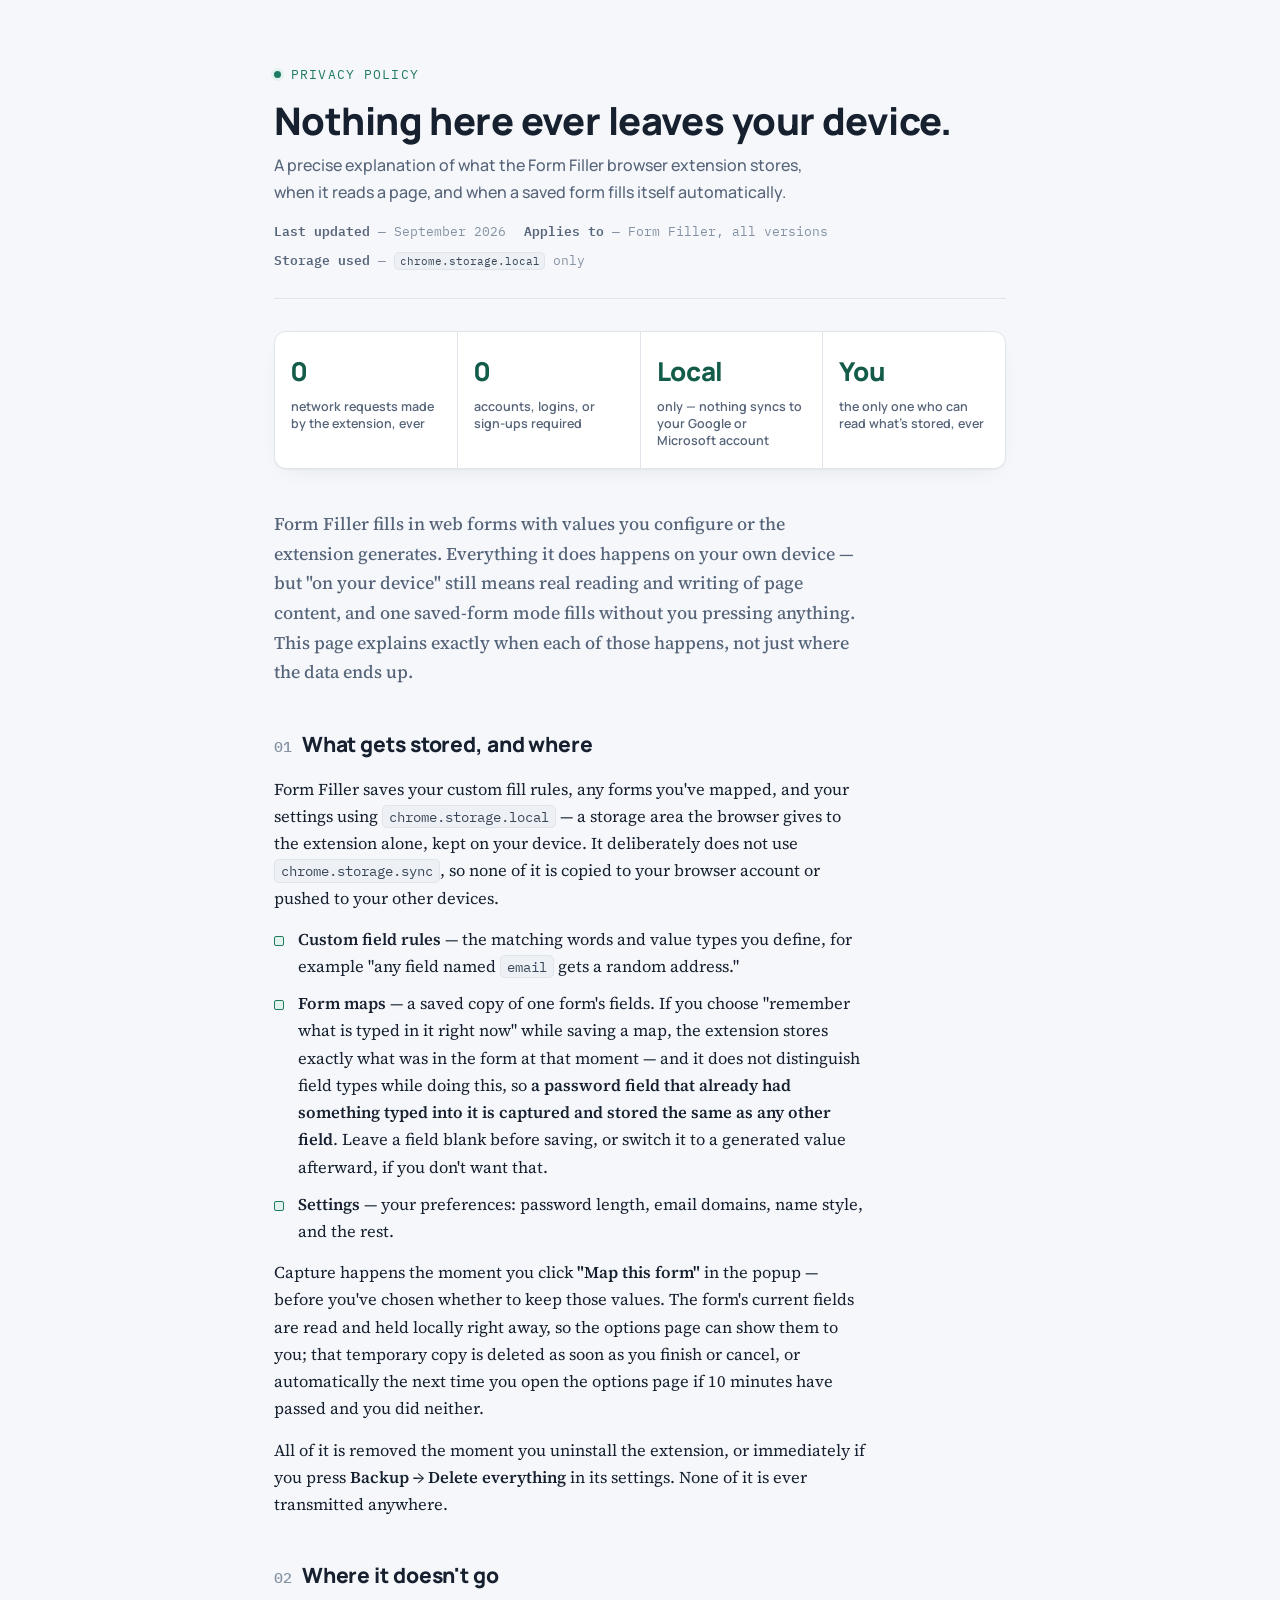
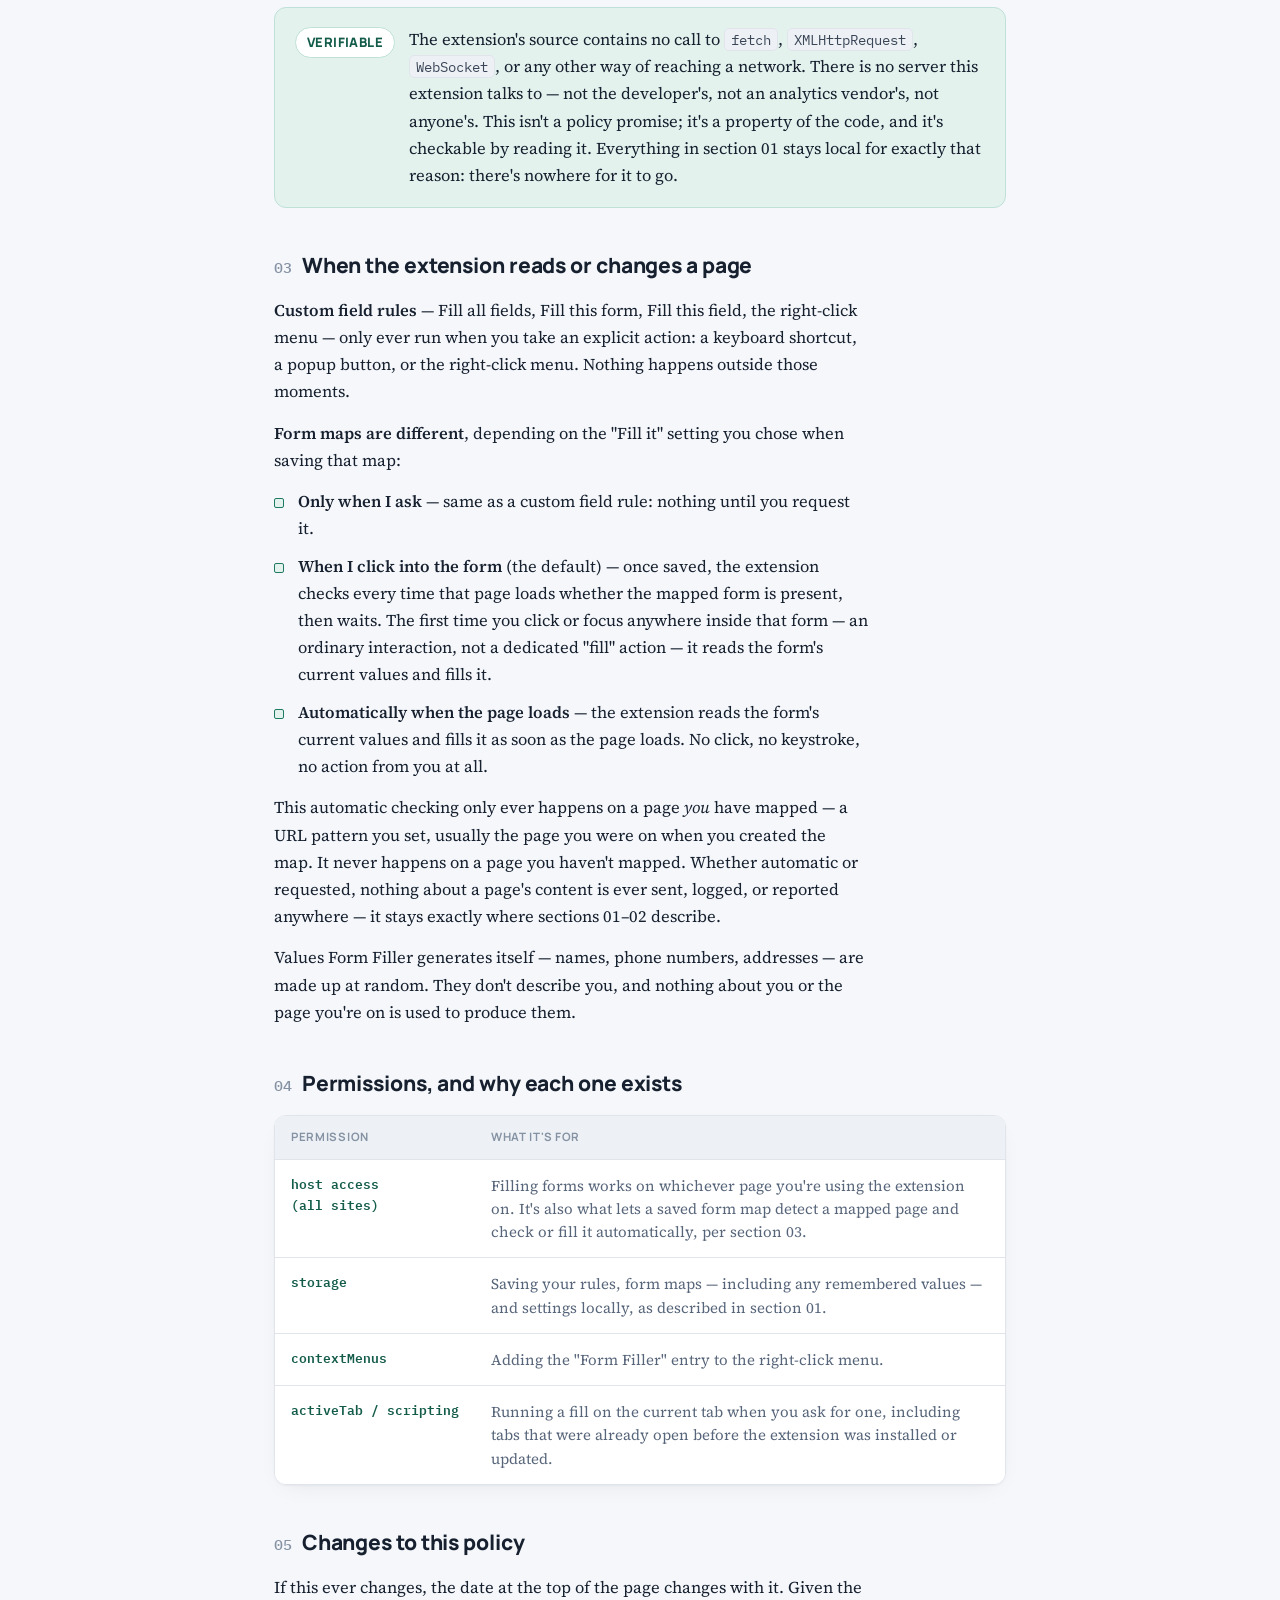
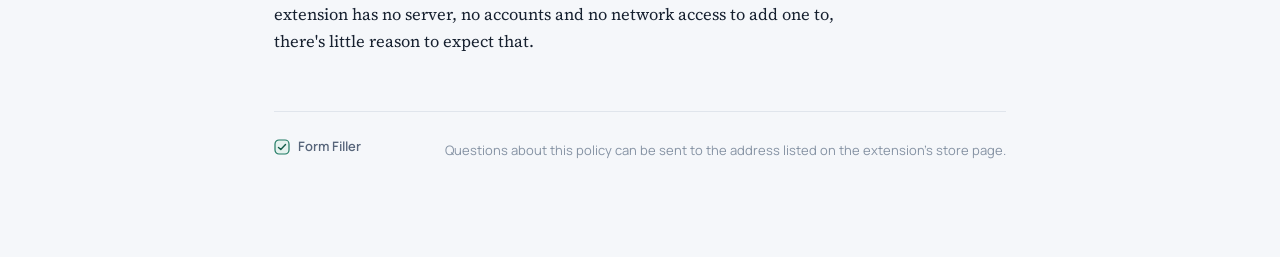
<file: privacy/index.html>
<!doctype html>
<html lang="en">
<head>
<meta charset="utf-8">
<meta name="viewport" content="width=device-width, initial-scale=1">
<title>Form Filler Privacy Policy</title>
<meta name="description" content="The privacy policy for the Form Filler browser extension.">
<link rel="icon" href="data:,">
<link rel="preconnect" href="https://fonts.gstatic.com" crossorigin>
<link href="https://fonts.googleapis.com/css2?family=Manrope:wght@500;700;800&family=Source+Serif+4:opsz,wght@8..60,400;8..60,500;8..60,600&family=IBM+Plex+Mono:wght@500;600&display=swap" rel="stylesheet">
<style>
  :root {
    --bg: #f5f7fa;
    --surface: #ffffff;
    --surface-2: #edf1f5;
    --text: #16202f;
    --muted: #57657a;
    --faint: #8592a3;
    --border: #e0e5ec;
    --border-strong: #c9d1dc;
    --accent: #1f7a63;
    --accent-strong: #145c4a;
    --accent-tint: #e4f2ee;
    --accent-tint-border: #bfe1d7;
    --mono-ink: #3a4657;
    --shadow: 0 1px 2px rgba(22, 32, 47, 0.04), 0 8px 24px -12px rgba(22, 32, 47, 0.10);
    color-scheme: light dark;
  }

  @media (prefers-color-scheme: dark) {
    :root:not([data-theme="light"]) {
      --bg: #0d1219;
      --surface: #141b26;
      --surface-2: #1a2330;
      --text: #e9edf3;
      --muted: #a3aec0;
      --faint: #71809a;
      --border: #253143;
      --border-strong: #32405a;
      --accent: #4fbfa3;
      --accent-strong: #7fd4bd;
      --accent-tint: #12241f;
      --accent-tint-border: #204338;
      --mono-ink: #c3cbdb;
      --shadow: 0 1px 2px rgba(0, 0, 0, 0.3), 0 12px 32px -14px rgba(0, 0, 0, 0.55);
    }
  }

  :root[data-theme="dark"] {
    --bg: #0d1219;
    --surface: #141b26;
    --surface-2: #1a2330;
    --text: #e9edf3;
    --muted: #a3aec0;
    --faint: #71809a;
    --border: #253143;
    --border-strong: #32405a;
    --accent: #4fbfa3;
    --accent-strong: #7fd4bd;
    --accent-tint: #12241f;
    --accent-tint-border: #204338;
    --mono-ink: #c3cbdb;
    --shadow: 0 1px 2px rgba(0, 0, 0, 0.3), 0 12px 32px -14px rgba(0, 0, 0, 0.55);
  }

  * { box-sizing: border-box; }

  body {
    margin: 0;
    background: var(--bg);
    color: var(--text);
    font-family: "Source Serif 4", Georgia, "Times New Roman", serif;
    font-size: 16.5px;
    line-height: 1.65;
    -webkit-font-smoothing: antialiased;
  }

  ::selection { background: var(--accent-tint-border); }

  .wrap {
    max-width: 780px;
    margin: 0 auto;
    padding: clamp(28px, 5vw, 64px) 24px 96px;
  }

  header.doc-head {
    padding-bottom: 28px;
    margin-bottom: 32px;
    border-bottom: 1px solid var(--border);
  }

  .eyebrow {
    display: flex;
    align-items: center;
    gap: 10px;
    font-family: "IBM Plex Mono", ui-monospace, monospace;
    font-size: 12.5px;
    letter-spacing: 0.09em;
    text-transform: uppercase;
    color: var(--accent);
    margin: 0 0 14px;
  }

  .eyebrow::before {
    content: "";
    width: 7px;
    height: 7px;
    border-radius: 50%;
    background: var(--accent);
    box-shadow: 0 0 0 3px var(--accent-tint);
    flex-shrink: 0;
  }

  h1 {
    font-family: "Manrope", system-ui, sans-serif;
    font-weight: 800;
    font-size: clamp(28px, 4.4vw, 38px);
    line-height: 1.15;
    letter-spacing: -0.015em;
    margin: 0 0 10px;
    text-wrap: balance;
    color: var(--text);
  }

  .doc-sub {
    font-family: "Manrope", system-ui, sans-serif;
    font-weight: 500;
    font-size: 16px;
    color: var(--muted);
    margin: 0;
    max-width: 56ch;
  }

  .doc-meta {
    margin-top: 16px;
    display: flex;
    flex-wrap: wrap;
    gap: 8px 18px;
    font-family: "IBM Plex Mono", ui-monospace, monospace;
    font-size: 12.5px;
    color: var(--faint);
  }

  .doc-meta strong { color: var(--muted); font-weight: 600; }

  /* -------------------------------------------------- at-a-glance strip */
  .glance {
    display: grid;
    grid-template-columns: repeat(4, 1fr);
    gap: 1px;
    background: var(--border);
    border: 1px solid var(--border);
    border-radius: 12px;
    overflow: hidden;
    margin: 0 0 40px;
    box-shadow: var(--shadow);
  }

  .glance-tile {
    background: var(--surface);
    padding: 18px 16px;
    display: flex;
    flex-direction: column;
    gap: 6px;
  }

  .glance-value {
    font-family: "Manrope", system-ui, sans-serif;
    font-weight: 800;
    font-size: 26px;
    letter-spacing: -0.01em;
    color: var(--accent-strong);
    font-variant-numeric: tabular-nums;
  }

  .glance-label {
    font-family: "Manrope", system-ui, sans-serif;
    font-size: 12.5px;
    font-weight: 600;
    color: var(--muted);
    line-height: 1.35;
  }

  @media (max-width: 620px) {
    .glance { grid-template-columns: repeat(2, 1fr); }
  }

  /* --------------------------------------------------------------- prose */
  article { font-family: "Source Serif 4", Georgia, serif; }

  article > section { margin: 0 0 40px; }

  h2 {
    font-family: "Manrope", system-ui, sans-serif;
    font-weight: 800;
    font-size: 21px;
    letter-spacing: -0.005em;
    color: var(--text);
    margin: 0 0 14px;
    text-wrap: balance;
  }

  h2 .num {
    font-family: "IBM Plex Mono", ui-monospace, monospace;
    font-weight: 500;
    color: var(--faint);
    font-size: 15px;
    margin-right: 10px;
  }

  p { margin: 0 0 14px; color: var(--text); max-width: 66ch; }
  p.lead {
    font-size: 18px;
    color: var(--muted);
    font-family: "Source Serif 4", Georgia, serif;
    font-weight: 500;
  }
  p:last-child { margin-bottom: 0; }

  strong { font-weight: 600; color: var(--text); }

  a { color: var(--accent-strong); text-decoration-color: var(--accent-tint-border); text-underline-offset: 2px; }
  a:hover { text-decoration-color: currentColor; }

  ul.doc-list {
    margin: 0 0 14px;
    padding-left: 0;
    list-style: none;
    display: flex;
    flex-direction: column;
    gap: 10px;
    max-width: 66ch;
  }

  ul.doc-list li {
    position: relative;
    padding-left: 24px;
  }

  ul.doc-list li::before {
    content: "";
    position: absolute;
    left: 0;
    top: 0.62em;
    width: 8px;
    height: 8px;
    border-radius: 2px;
    background: var(--accent-tint);
    border: 1.5px solid var(--accent);
  }

  code, .mono {
    font-family: "IBM Plex Mono", ui-monospace, monospace;
    font-size: 0.86em;
    color: var(--mono-ink);
    background: var(--surface-2);
    border: 1px solid var(--border);
    border-radius: 5px;
    padding: 0.08em 0.42em;
    white-space: nowrap;
  }

  .callout {
    background: var(--accent-tint);
    border: 1px solid var(--accent-tint-border);
    border-radius: 12px;
    padding: 18px 20px;
    display: flex;
    gap: 14px;
    align-items: flex-start;
  }

  .callout-mark {
    font-family: "Manrope", system-ui, sans-serif;
    font-weight: 800;
    font-size: 13px;
    letter-spacing: 0.03em;
    text-transform: uppercase;
    color: var(--accent-strong);
    background: var(--surface);
    border: 1px solid var(--accent-tint-border);
    border-radius: 999px;
    padding: 4px 11px;
    flex-shrink: 0;
    margin-top: 1px;
  }

  .callout p { margin: 0; color: var(--text); max-width: none; }

  /* --------------------------------------------------------------- table */
  .table-scroll { overflow-x: auto; border: 1px solid var(--border); border-radius: 12px; box-shadow: var(--shadow); }

  table {
    width: 100%;
    border-collapse: collapse;
    background: var(--surface);
    font-family: "Manrope", system-ui, sans-serif;
    font-size: 14.5px;
    min-width: 560px;
  }

  thead th {
    text-align: left;
    font-size: 11.5px;
    font-weight: 700;
    letter-spacing: 0.06em;
    text-transform: uppercase;
    color: var(--faint);
    background: var(--surface-2);
    padding: 12px 16px;
    border-bottom: 1px solid var(--border);
  }

  tbody td {
    padding: 14px 16px;
    border-bottom: 1px solid var(--border);
    vertical-align: top;
    color: var(--text);
  }

  tbody tr:last-child td { border-bottom: none; }

  td.perm { font-family: "IBM Plex Mono", ui-monospace, monospace; font-size: 13px; color: var(--accent-strong); font-weight: 600; white-space: nowrap; }
  td.why { color: var(--muted); font-family: "Source Serif 4", Georgia, serif; font-size: 15px; line-height: 1.55; }

  /* --------------------------------------------------------------- footer */
  footer {
    margin-top: 56px;
    padding-top: 24px;
    border-top: 1px solid var(--border);
    display: flex;
    justify-content: space-between;
    align-items: baseline;
    flex-wrap: wrap;
    gap: 10px;
    font-family: "Manrope", system-ui, sans-serif;
    font-size: 13px;
    color: var(--faint);
  }

  footer .brandmark { display: flex; align-items: center; gap: 8px; color: var(--muted); font-weight: 600; }

  .brandmark svg { flex-shrink: 0; }
</style>
</head>
<body>
<div class="wrap">
  <header class="doc-head">
    <p class="eyebrow">Privacy Policy</p>
    <h1>Nothing here ever leaves your device.</h1>
    <p class="doc-sub">A precise explanation of what the Form Filler browser extension stores, when it reads a page, and when a saved form fills itself automatically.</p>
    <div class="doc-meta">
      <span><strong>Last updated</strong> — September 2026</span>
      <span><strong>Applies to</strong> — Form Filler, all versions</span>
      <span><strong>Storage used</strong> — <code>chrome.storage.local</code> only</span>
    </div>
  </header>

  <div class="glance">
    <div class="glance-tile">
      <span class="glance-value">0</span>
      <span class="glance-label">network requests made by the extension, ever</span>
    </div>
    <div class="glance-tile">
      <span class="glance-value">0</span>
      <span class="glance-label">accounts, logins, or sign-ups required</span>
    </div>
    <div class="glance-tile">
      <span class="glance-value">Local</span>
      <span class="glance-label">only — nothing syncs to your Google or Microsoft account</span>
    </div>
    <div class="glance-tile">
      <span class="glance-value">You</span>
      <span class="glance-label">the only one who can read what's stored, ever</span>
    </div>
  </div>

  <article>
    <section>
      <p class="lead">Form Filler fills in web forms with values you configure or the extension generates. Everything it does happens on your own device — but "on your device" still means real reading and writing of page content, and one saved-form mode fills without you pressing anything. This page explains exactly when each of those happens, not just where the data ends up.</p>
    </section>

    <section>
      <h2><span class="num">01</span>What gets stored, and where</h2>
      <p>Form Filler saves your custom fill rules, any forms you've mapped, and your settings using <code>chrome.storage.local</code> — a storage area the browser gives to the extension alone, kept on your device. It deliberately does not use <code>chrome.storage.sync</code>, so none of it is copied to your browser account or pushed to your other devices.</p>
      <ul class="doc-list">
        <li><strong>Custom field rules</strong> — the matching words and value types you define, for example "any field named <code>email</code> gets a random address."</li>
        <li><strong>Form maps</strong> — a saved copy of one form's fields. If you choose "remember what is typed in it right now" while saving a map, the extension stores exactly what was in the form at that moment — and it does not distinguish field types while doing this, so <strong>a password field that already had something typed into it is captured and stored the same as any other field</strong>. Leave a field blank before saving, or switch it to a generated value afterward, if you don't want that.</li>
        <li><strong>Settings</strong> — your preferences: password length, email domains, name style, and the rest.</li>
      </ul>
      <p>Capture happens the moment you click <strong>"Map this form"</strong> in the popup — before you've chosen whether to keep those values. The form's current fields are read and held locally right away, so the options page can show them to you; that temporary copy is deleted as soon as you finish or cancel, or automatically the next time you open the options page if 10 minutes have passed and you did neither.</p>
      <p>All of it is removed the moment you uninstall the extension, or immediately if you press <strong>Backup → Delete everything</strong> in its settings. None of it is ever transmitted anywhere.</p>
    </section>

    <section>
      <h2><span class="num">02</span>Where it doesn't go</h2>
      <div class="callout">
        <span class="callout-mark">Verifiable</span>
        <p>The extension's source contains no call to <code>fetch</code>, <code>XMLHttpRequest</code>, <code>WebSocket</code>, or any other way of reaching a network. There is no server this extension talks to — not the developer's, not an analytics vendor's, not anyone's. This isn't a policy promise; it's a property of the code, and it's checkable by reading it. Everything in section 01 stays local for exactly that reason: there's nowhere for it to go.</p>
      </div>
    </section>

    <section>
      <h2><span class="num">03</span>When the extension reads or changes a page</h2>
      <p><strong>Custom field rules</strong> — Fill all fields, Fill this form, Fill this field, the right-click menu — only ever run when you take an explicit action: a keyboard shortcut, a popup button, or the right-click menu. Nothing happens outside those moments.</p>
      <p><strong>Form maps are different</strong>, depending on the "Fill it" setting you chose when saving that map:</p>
      <ul class="doc-list">
        <li><strong>Only when I ask</strong> — same as a custom field rule: nothing until you request it.</li>
        <li><strong>When I click into the form</strong> (the default) — once saved, the extension checks every time that page loads whether the mapped form is present, then waits. The first time you click or focus anywhere inside that form — an ordinary interaction, not a dedicated "fill" action — it reads the form's current values and fills it.</li>
        <li><strong>Automatically when the page loads</strong> — the extension reads the form's current values and fills it as soon as the page loads. No click, no keystroke, no action from you at all.</li>
      </ul>
      <p>This automatic checking only ever happens on a page <em>you</em> have mapped — a URL pattern you set, usually the page you were on when you created the map. It never happens on a page you haven't mapped. Whether automatic or requested, nothing about a page's content is ever sent, logged, or reported anywhere — it stays exactly where sections 01–02 describe.</p>
      <p>Values Form Filler generates itself — names, phone numbers, addresses — are made up at random. They don't describe you, and nothing about you or the page you're on is used to produce them.</p>
    </section>

    <section>
      <h2><span class="num">04</span>Permissions, and why each one exists</h2>
      <div class="table-scroll">
        <table>
          <thead>
            <tr><th>Permission</th><th>What it's for</th></tr>
          </thead>
          <tbody>
            <tr>
              <td class="perm">host access<br>(all sites)</td>
              <td class="why">Filling forms works on whichever page you're using the extension on. It's also what lets a saved form map detect a mapped page and check or fill it automatically, per section 03.</td>
            </tr>
            <tr>
              <td class="perm">storage</td>
              <td class="why">Saving your rules, form maps — including any remembered values — and settings locally, as described in section 01.</td>
            </tr>
            <tr>
              <td class="perm">contextMenus</td>
              <td class="why">Adding the "Form Filler" entry to the right-click menu.</td>
            </tr>
            <tr>
              <td class="perm">activeTab / scripting</td>
              <td class="why">Running a fill on the current tab when you ask for one, including tabs that were already open before the extension was installed or updated.</td>
            </tr>
          </tbody>
        </table>
      </div>
    </section>

    <section>
      <h2><span class="num">05</span>Changes to this policy</h2>
      <p>If this ever changes, the date at the top of the page changes with it. Given the extension has no server, no accounts and no network access to add one to, there's little reason to expect that.</p>
    </section>
  </article>

  <footer>
    <span class="brandmark">
      <svg width="16" height="16" viewBox="0 0 16 16" fill="none" aria-hidden="true">
        <rect x="1" y="1" width="14" height="14" rx="4" fill="var(--accent-tint)" stroke="var(--accent)" stroke-width="1.2"/>
        <path d="M4.5 8.4 6.8 10.6 11.5 5.6" stroke="var(--accent-strong)" stroke-width="1.4" stroke-linecap="round" stroke-linejoin="round"/>
      </svg>
      Form Filler
    </span>
    <span>Questions about this policy can be sent to the address listed on the extension's store page.</span>
  </footer>
</div>
</body>
</html>
</file>
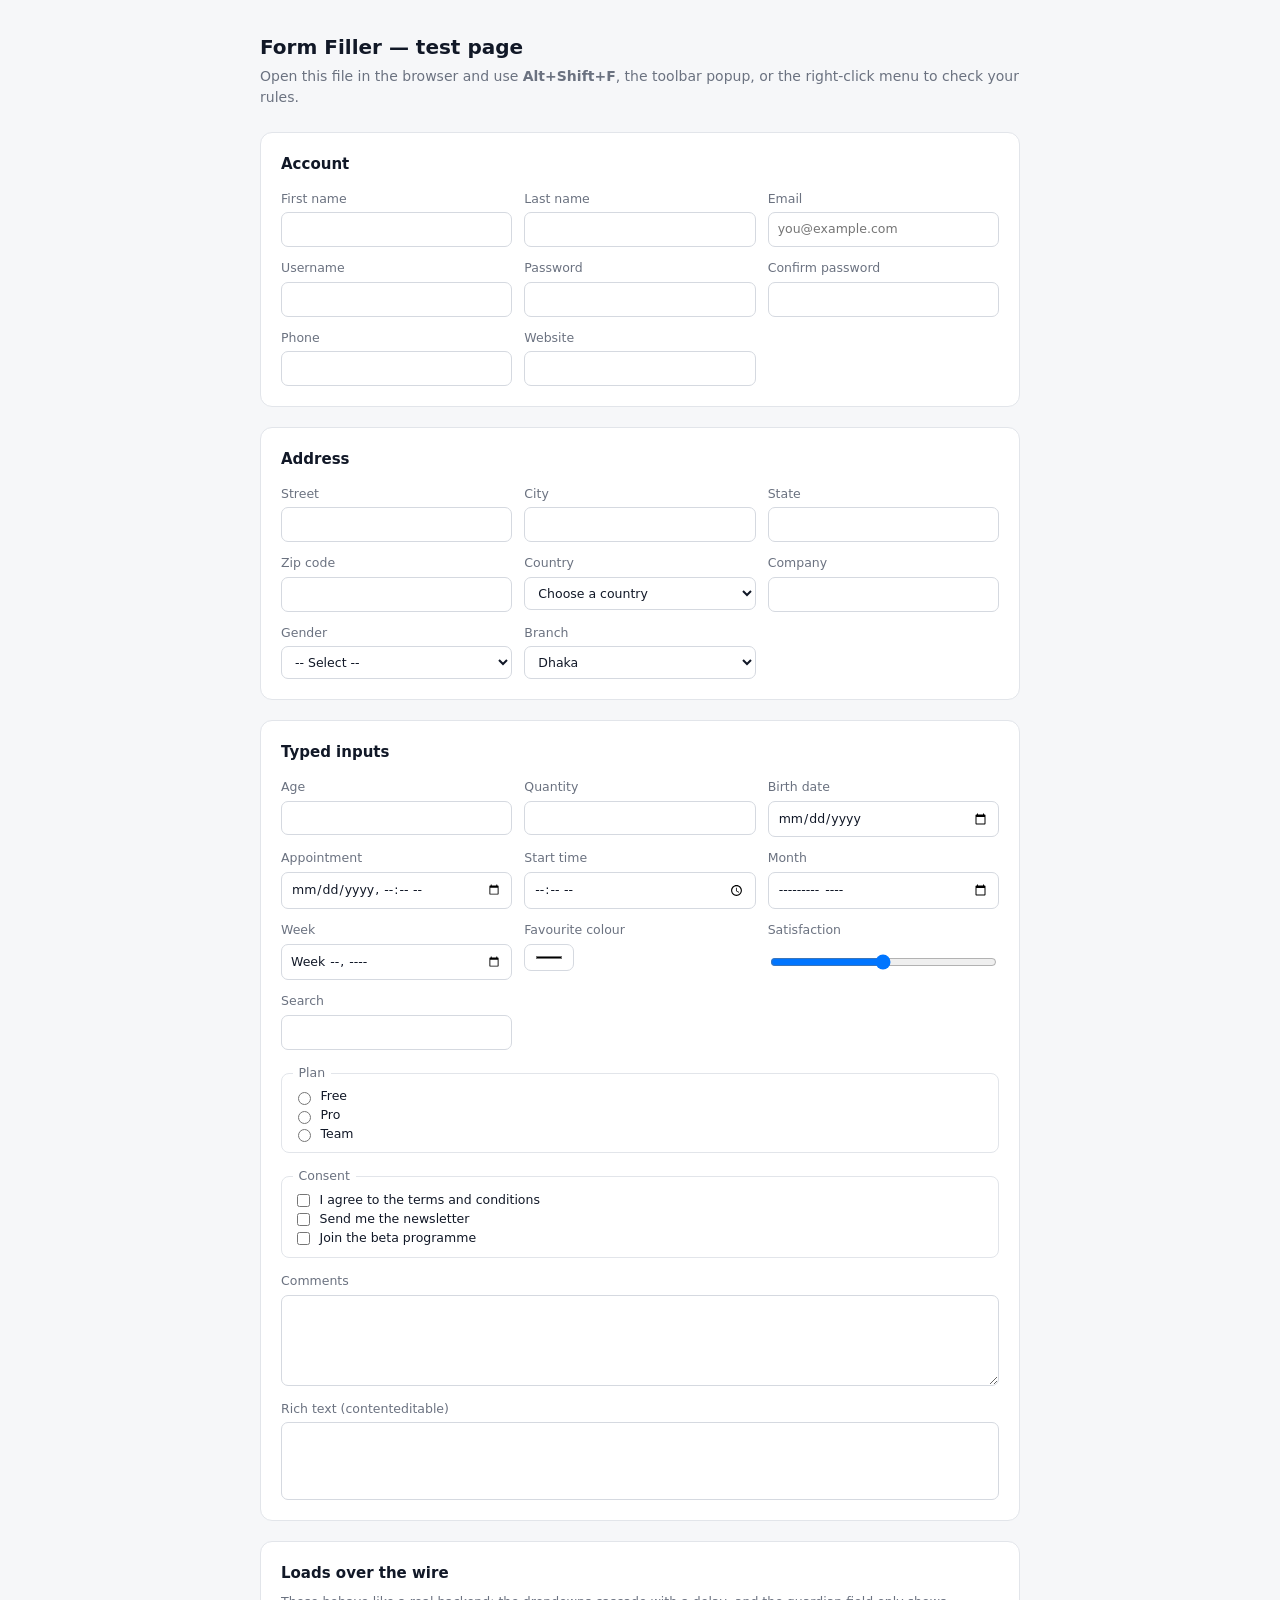
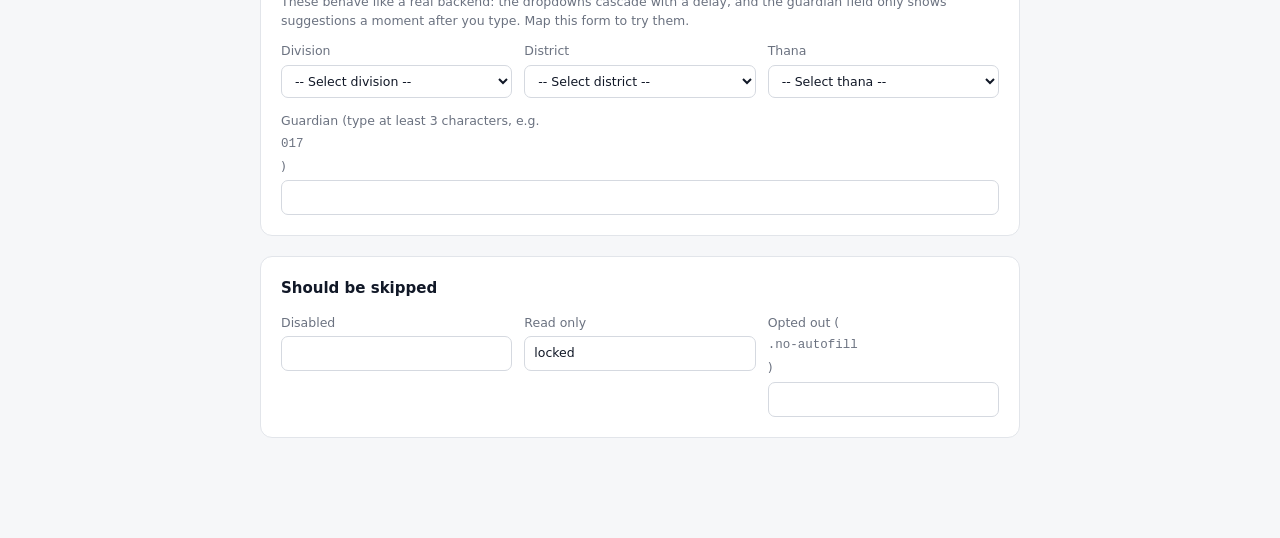
<file: test/test-page.html>
<!doctype html>
<html lang="en">
  <head>
    <meta charset="utf-8" />
    <meta name="viewport" content="width=device-width, initial-scale=1" />
    <title>Form Filler — test page</title>
    <style>
      body {
        margin: 0;
        padding: 32px 20px 80px;
        background: #f6f7f9;
        color: #111827;
        font: 14px/1.5 system-ui, -apple-system, "Segoe UI", sans-serif;
      }
      .wrap { max-width: 760px; margin: 0 auto; }
      h1 { font-size: 20px; margin: 0 0 4px; }
      p.lead { color: #6b7280; margin: 0 0 24px; }
      form {
        background: #fff;
        border: 1px solid #e2e5ea;
        border-radius: 12px;
        padding: 20px;
        margin-bottom: 20px;
      }
      h2 { font-size: 15px; margin: 0 0 14px; }
      .grid { display: grid; grid-template-columns: repeat(auto-fit, minmax(220px, 1fr)); gap: 12px; }
      label { display: flex; flex-direction: column; gap: 4px; font-size: 12.5px; color: #6b7280; }
      input, select, textarea {
        padding: 7px 9px;
        border: 1px solid #d5d9e0;
        border-radius: 7px;
        font: inherit;
        color: #111827;
        background: #fff;
      }
      textarea { resize: vertical; }
      fieldset { border: 1px solid #e2e5ea; border-radius: 8px; margin: 14px 0 0; }
      legend { font-size: 12.5px; color: #6b7280; padding: 0 6px; }
      .inline { display: flex; flex-direction: row; align-items: center; gap: 7px; color: #111827; }
      .note { font-size: 12.5px; color: #6b7280; margin: -6px 0 12px; }
      .suggest {
        position: absolute;
        top: 100%;
        left: 0;
        right: 0;
        z-index: 5;
        background: #fff;
        border: 1px solid #d5d9e0;
        border-radius: 7px;
        box-shadow: 0 6px 18px rgba(0, 0, 0, 0.1);
        overflow: hidden;
      }
      .suggest [role="option"] { padding: 7px 10px; cursor: pointer; color: #111827; }
      .suggest [role="option"]:hover { background: #eef2ff; }
      .editable {
        min-height: 60px;
        padding: 8px 10px;
        border: 1px solid #d5d9e0;
        border-radius: 7px;
        background: #fff;
      }
    </style>
  </head>
  <body>
    <div class="wrap">
      <h1>Form Filler — test page</h1>
      <p class="lead">
        Open this file in the browser and use <strong>Alt+Shift+F</strong>, the toolbar popup, or the
        right-click menu to check your rules.
      </p>

      <form id="account">
        <h2>Account</h2>
        <div class="grid">
          <label>First name <input type="text" name="firstName" /></label>
          <label>Last name <input type="text" name="last_name" /></label>
          <label>Email <input type="email" name="email" placeholder="you@example.com" /></label>
          <label>Username <input type="text" name="username" /></label>
          <label>Password <input type="password" name="password" /></label>
          <label>Confirm password <input type="password" name="password_confirm" /></label>
          <label>Phone <input type="tel" name="phone" /></label>
          <label>Website <input type="url" name="website" /></label>
        </div>
      </form>

      <form id="address">
        <h2>Address</h2>
        <div class="grid">
          <label>Street <input type="text" name="address1" /></label>
          <label>City <input type="text" name="city" /></label>
          <label>State <input type="text" name="state" /></label>
          <label>Zip code <input type="text" name="zip" /></label>
          <label>
            Country
            <select name="country">
              <option value="">Choose a country</option>
              <option value="us">United States</option>
              <option value="bd">Bangladesh</option>
              <option value="uk">United Kingdom</option>
              <option value="de">Germany</option>
            </select>
          </label>
          <label>Company <input type="text" name="company" /></label>
          <label>
            Gender
            <select name="gender">
              <option value="">-- Select --</option>
              <option value="m">Male</option>
              <option value="f">Female</option>
              <option value="o">Other</option>
            </select>
          </label>
          <label>
            Branch
            <select name="branch">
              <option>Dhaka</option>
              <option>Chattogram</option>
              <option>Sylhet</option>
            </select>
          </label>
        </div>
      </form>

      <form id="details">
        <h2>Typed inputs</h2>
        <div class="grid">
          <label>Age <input type="number" name="age" min="18" max="99" /></label>
          <label>Quantity <input type="number" name="qty" min="1" max="10" step="1" /></label>
          <label>Birth date <input type="date" name="dob" /></label>
          <label>Appointment <input type="datetime-local" name="appointment" /></label>
          <label>Start time <input type="time" name="startTime" /></label>
          <label>Month <input type="month" name="month" /></label>
          <label>Week <input type="week" name="week" /></label>
          <label>Favourite colour <input type="color" name="colour" /></label>
          <label>Satisfaction <input type="range" name="satisfaction" min="0" max="10" /></label>
          <label>Search <input type="search" name="search" /></label>
        </div>

        <fieldset>
          <legend>Plan</legend>
          <label class="inline"><input type="radio" name="plan" value="free" /> Free</label>
          <label class="inline"><input type="radio" name="plan" value="pro" /> Pro</label>
          <label class="inline"><input type="radio" name="plan" value="team" /> Team</label>
        </fieldset>

        <fieldset>
          <legend>Consent</legend>
          <label class="inline"><input type="checkbox" name="terms" /> I agree to the terms and conditions</label>
          <label class="inline"><input type="checkbox" name="newsletter" /> Send me the newsletter</label>
          <label class="inline"><input type="checkbox" name="beta" /> Join the beta programme</label>
        </fieldset>

        <label style="margin-top: 14px">
          Comments
          <textarea name="comments" rows="4"></textarea>
        </label>

        <label style="margin-top: 14px">
          Rich text (contenteditable)
          <div class="editable" contenteditable="true" data-name="bio" aria-label="Short bio"></div>
        </label>
      </form>

      <form id="async">
        <h2>Loads over the wire</h2>
        <p class="note">
          These behave like a real backend: the dropdowns cascade with a delay, and the guardian
          field only shows suggestions a moment after you type. Map this form to try them.
        </p>
        <div class="grid">
          <label>
            Division
            <select name="division">
              <option value="">-- Select division --</option>
              <option value="dhaka">Dhaka</option>
              <option value="ctg">Chattogram</option>
              <option value="sylhet">Sylhet</option>
            </select>
          </label>
          <label>
            District
            <select name="district"><option value="">-- Select district --</option></select>
          </label>
          <label>
            Thana
            <select name="thana"><option value="">-- Select thana --</option></select>
          </label>
        </div>

        <label style="margin-top: 14px; position: relative">
          Guardian (type at least 3 characters, e.g. <code>017</code>)
          <input type="text" name="guardian" autocomplete="off" />
          <input type="hidden" name="guardianId" value="" />
          <div id="suggestBox" class="suggest" hidden></div>
        </label>
      </form>

      <form id="skip">
        <h2>Should be skipped</h2>
        <div class="grid">
          <label>Disabled <input type="text" name="disabledField" disabled /></label>
          <label>Read only <input type="text" name="readonlyField" readonly value="locked" /></label>
          <label>Opted out (<code>.no-autofill</code>) <input type="text" name="optedOut" class="no-autofill" /></label>
          <input type="hidden" name="csrf" value="abc123" />
        </div>
      </form>
    </div>
    <script>
      /* A stand-in for a real backend, so the async fields behave like the ones
         Form Filler has to cope with in the wild. */
      (function () {
        const DELAY = 500;
        const $ = (s) => document.querySelector(s);

        const DISTRICTS = {
          dhaka: ['Gazipur', 'Narayanganj', 'Tangail'],
          ctg: ['Cox’s Bazar', 'Feni', 'Cumilla'],
          sylhet: ['Moulvibazar', 'Habiganj']
        };
        const THANAS = ['Sadar', 'Bazar', 'Notun Para'];

        function repopulate(select, list, placeholder) {
          select.innerHTML = '';
          const first = new Option(placeholder, '');
          select.appendChild(first);
          list.forEach((name) => select.appendChild(new Option(name, name.toLowerCase())));
        }

        $('[name="division"]').addEventListener('change', (event) => {
          repopulate($('[name="district"]'), [], '-- Loading… --');
          repopulate($('[name="thana"]'), [], '-- Select thana --');
          if (!event.target.value) return;
          setTimeout(() => {
            repopulate($('[name="district"]'), DISTRICTS[event.target.value] || [], '-- Select district --');
          }, DELAY);
        });

        $('[name="district"]').addEventListener('change', (event) => {
          repopulate($('[name="thana"]'), [], '-- Loading… --');
          if (!event.target.value) return;
          setTimeout(() => repopulate($('[name="thana"]'), THANAS, '-- Select thana --'), DELAY);
        });

        const PEOPLE = [
          'Rahim Uddin — 01711111111',
          'Karim Mia — 01722222222',
          'Selina Akter — 01733333333',
          'Nusrat Jahan — 01844444444'
        ];
        const box = $('#suggestBox');
        const guardian = $('[name="guardian"]');

        guardian.addEventListener('input', () => {
          box.hidden = true;
          box.innerHTML = '';
          const query = guardian.value.trim();
          if (query.length < 3) return;
          setTimeout(() => {
            const hits = PEOPLE.filter((p) => p.toLowerCase().includes(query.toLowerCase()));
            hits.forEach((name) => {
              const item = document.createElement('div');
              item.setAttribute('role', 'option');
              item.textContent = name;
              item.addEventListener('mousedown', () => {
                guardian.value = name;
                document.querySelector('[name="guardianId"]').value = String(PEOPLE.indexOf(name) + 101);
                box.hidden = true;
              });
              box.appendChild(item);
            });
            box.hidden = hits.length === 0;
          }, DELAY);
        });

        document.addEventListener('click', (event) => {
          if (event.target !== guardian && !box.contains(event.target)) box.hidden = true;
        });
      })();
    </script>
  </body>
</html>
</file>
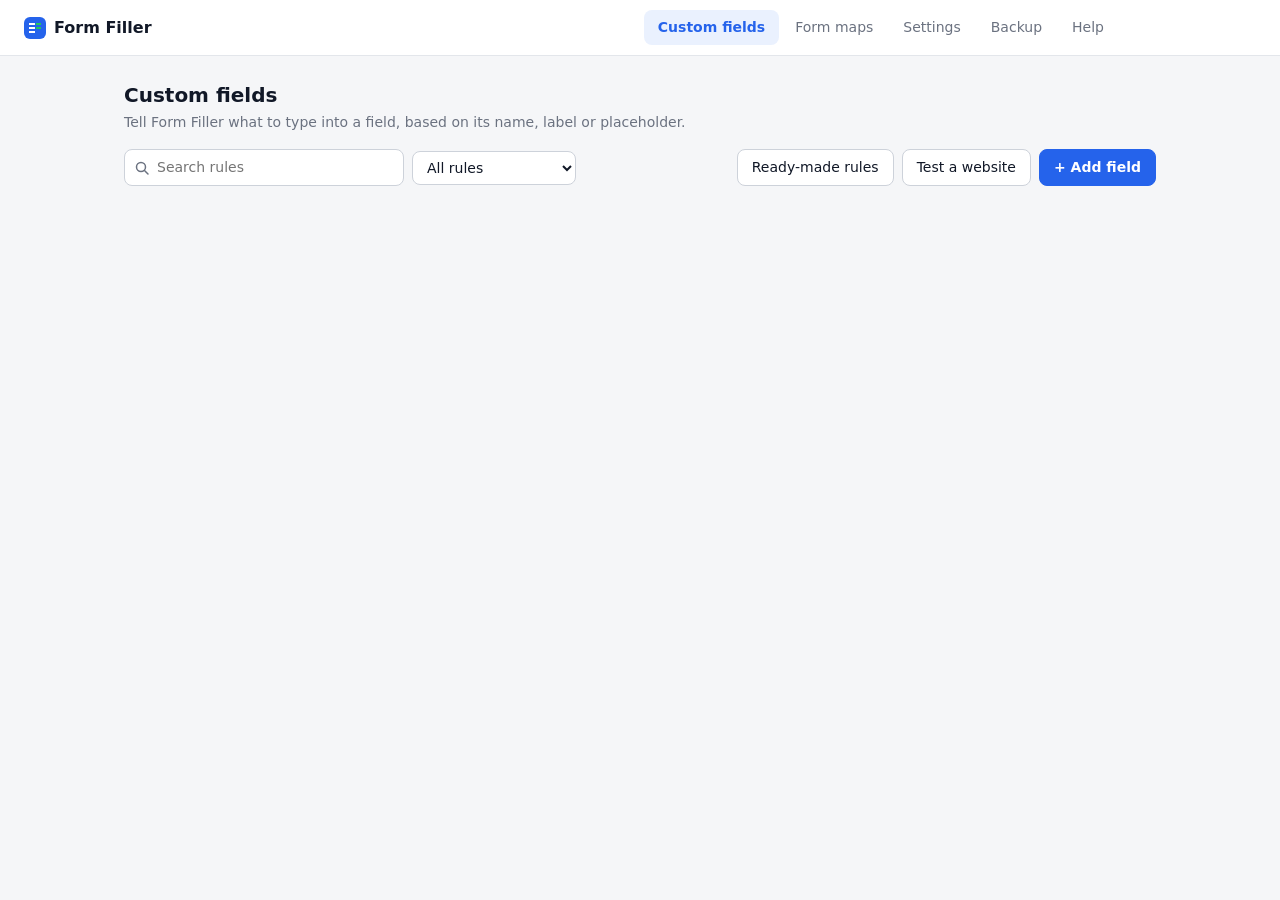
<file: src/options/options.html>
<!doctype html>
<html lang="en">
  <head>
    <meta charset="utf-8" />
    <title>Form Filler &mdash; Options</title>
    <link rel="stylesheet" href="options.css" />
  </head>
  <body>
    <header class="topbar">
      <div class="brand">
        <span class="logo" aria-hidden="true"></span>
        <h1>Form Filler</h1>
        <span class="version" id="version"></span>
      </div>
      <nav class="tabs" id="tabs" aria-label="Sections">
        <button class="tab is-active" data-tab="fields" type="button">Custom fields</button>
        <button class="tab" data-tab="forms" type="button">Form maps</button>
        <button class="tab" data-tab="general" type="button">Settings</button>
        <button class="tab" data-tab="backup" type="button">Backup</button>
        <button class="tab" data-tab="help" type="button">Help</button>
      </nav>
      <span class="save-state" id="saveState" role="status"></span>
    </header>

    <main>
      <!-- ------------------------------------------------ Custom fields -->
      <section class="panel is-active" id="panel-fields">
        <div class="panel-head">
          <h2>Custom fields</h2>
          <p>Tell Form Filler what to type into a field, based on its name, label or placeholder.</p>
        </div>

        <div class="toolbar">
          <div class="search">
            <svg viewBox="0 0 16 16" width="16" height="16" aria-hidden="true"><circle cx="7" cy="7" r="4.5" fill="none" stroke="currentColor" stroke-width="1.5"/><path d="M10.5 10.5 14 14" stroke="currentColor" stroke-width="1.5" stroke-linecap="round"/></svg>
            <input type="search" id="fieldSearch" class="control" placeholder="Search rules" aria-label="Search rules" />
          </div>
          <select id="fieldFilter" class="control" aria-label="Show">
            <option value="all">All rules</option>
            <option value="global">Every website</option>
            <option value="site">One website only</option>
            <option value="enabled">Switched on</option>
            <option value="disabled">Switched off</option>
          </select>
          <span class="toolbar-gap"></span>
          <button class="btn" id="togglePacks" type="button" aria-expanded="false" aria-controls="packDrawer">Ready-made rules</button>
          <button class="btn" id="toggleUrlTest" type="button" aria-expanded="false" aria-controls="urlDrawer">Test a website</button>
          <button class="btn primary" id="addField" type="button">+ Add field</button>
        </div>

        <div class="drawer" id="packDrawer" hidden>
          <p class="drawer-title">Add a whole set of rules at once. Anything you already have is skipped, and every rule can be edited afterwards.</p>
          <div class="pack-grid" id="packCards"></div>
          <p class="drawer-note" id="packHint" role="status"></p>
        </div>

        <div class="drawer" id="urlDrawer" hidden>
          <label class="drawer-title" for="urlTest">Paste a web address to see which rules would run there. The others are dimmed.</label>
          <div class="drawer-row">
            <input type="text" id="urlTest" class="control" placeholder="https://example.com/account/signup" />
            <span class="drawer-result" id="urlTestResult"></span>
          </div>
        </div>

        <p class="list-meta" id="listMeta"></p>
        <div id="fieldList" class="field-list"></div>
        <div class="empty" id="fieldsEmpty" hidden></div>
      </section>

      <!-- ---------------------------------------------------- Form maps -->
      <section class="panel" id="panel-forms">
        <div class="panel-head">
          <h2>Form maps</h2>
          <p>A saved copy of one form. Every field gets exactly the value you choose, and the form can fill itself the moment you click into it.</p>
        </div>

        <div class="card highlight" id="capturePane" hidden>
          <h3>Save a form</h3>
          <p class="step-help" id="captureMeta"></p>
          <label class="field">
            <span class="label">Which form on that page?</span>
            <select id="captureSelect" class="control"></select>
          </label>
          <label class="check">
            <input type="checkbox" id="captureUseValues" />
            Remember what is typed in it right now
          </label>
          <p class="step-help" id="captureValueHint"></p>
          <div class="button-row">
            <button class="btn primary" id="captureCreate" type="button">Save form</button>
            <button class="btn" id="captureDismiss" type="button">Cancel</button>
          </div>
        </div>

        <div id="formList" class="field-list"></div>
        <div class="empty" id="formsEmpty" hidden>
          <h3>No form maps yet</h3>
          <ol class="steps-list">
            <li>Open the page that has the form. Filling it in by hand first is best: the map will remember exactly what you typed.</li>
            <li>Click the Form Filler icon in the toolbar and choose <strong>Map this form</strong>.</li>
            <li>Pick the form, check the values, and you’re done. Next time, click into the form and it fills itself.</li>
          </ol>
        </div>
      </section>

      <!-- ------------------------------------------------------ Settings -->
      <section class="panel" id="panel-general">
        <div class="panel-head">
          <h2>Settings</h2>
          <p>These apply everywhere. Changes are saved as you make them.</p>
        </div>

        <div class="grid">
          <fieldset class="card">
            <legend>What gets filled</legend>
            <label class="check"><input type="checkbox" data-setting="ignoreHiddenFields" /> Skip fields you can’t see</label>
            <label class="check"><input type="checkbox" data-setting="ignoreDisabledFields" /> Skip fields that are greyed out or locked</label>
            <label class="check"><input type="checkbox" data-setting="ignoreFieldsWithContent" /> Don’t touch fields that already have something in them</label>
            <label class="check"><input type="checkbox" data-setting="fillPasswordFields" /> Fill password fields</label>
            <label class="check"><input type="checkbox" data-setting="agreeToTerms" /> Tick “I agree” checkboxes</label>
          </fieldset>

          <fieldset class="card">
            <legend>While filling</legend>
            <label class="check"><input type="checkbox" data-setting="confirmPageFill" /> Ask before filling a whole page</label>
            <label class="check"><input type="checkbox" data-setting="highlightFilled" /> Briefly outline the fields that were filled</label>
            <label class="check"><input type="checkbox" data-setting="showContextMenu" /> Show Form Filler in the right-click menu</label>
            <p class="step-help">
              Keyboard shortcuts can be changed at <code>chrome://extensions/shortcuts</code>.
            </p>
          </fieldset>

          <fieldset class="card">
            <legend>Dropdowns and suggestion lists</legend>
            <label class="check"><input type="checkbox" data-setting="waitForDropdowns" /> Wait for dropdowns that load after another choice</label>
            <label class="field">
              <span class="label">Wait at most (ms)</span>
              <input type="number" min="0" step="250" class="control" data-setting="dropdownWaitMs" />
            </label>
            <p class="step-help">Applies to every fill. The wait only happens when the page is actually loading something, so ordinary forms stay fast.</p>

            <label class="field">
              <span class="label">Never randomly pick a dropdown or radio option containing (one per line)</span>
              <textarea rows="2" class="control" data-setting="excludedOptionWords" placeholder="Other&#10;N/A&#10;Prefer not to say"></textarea>
              <span class="field-help">Checked against the option's value and its visible text. If every option is on this list, the field is left as it is. A rule or form map that names an option on purpose still uses it.</span>
            </label>

            <label class="check"><input type="checkbox" data-setting="autoPickSuggestions" /> Pick from suggestion lists automatically</label>
            <p class="step-help">For lookup fields where you type and choose, such as an institute search. A rule or form map for that field always comes first.</p>
            <label class="field">
              <span class="label">Type at least this many letters first</span>
              <input type="number" min="1" max="4" class="control" data-setting="suggestionMinChars" />
              <span class="field-help">Most suggestion lists need a couple of letters before they search. Raise this to 3 or 4 if nothing ever shows up; each try uses different letters, so raising it doesn't mean typing anything in particular.</span>
            </label>
            <div class="row">
              <label class="field">
                <span class="label">Take</span>
                <select class="control" data-setting="suggestionPick">
                  <option value="first">The first suggestion</option>
                  <option value="random">A random suggestion</option>
                </select>
              </label>
              <label class="field">
                <span class="label">Wait at most (ms)</span>
                <input type="number" min="0" step="250" class="control" data-setting="suggestionWaitMs" />
              </label>
            </div>
            <label class="field">
              <span class="label">Choose a suggestion by</span>
              <select class="control" data-setting="suggestionCommit">
                <option value="click">Clicking it</option>
                <option value="keyboard">Arrow keys + Enter</option>
              </select>
            </label>
            <label class="field">
              <span class="label">Suggestion list selector (empty = detect)</span>
              <input type="text" class="control" data-setting="suggestionSelector" placeholder=".typeahead li" />
            </label>
          </fieldset>

          <fieldset class="card">
            <legend>Names</legend>
            <label class="field">
              <span class="label">Style</span>
              <select class="control" data-setting="nameStyle">
                <option value="bangladeshi">Bangladeshi — Tanvir Hossain, Nusrat Jahan</option>
                <option value="english">English — James Smith, Mary Johnson</option>
              </select>
              <span class="field-help">Used for name fields, and for usernames and email addresses made from a name.</span>
            </label>
          </fieldset>

          <fieldset class="card">
            <legend>Email addresses</legend>
            <label class="field">
              <span class="label">The part before @</span>
              <select class="control" data-setting="emailUsernameMode">
                <option value="name">Made from a random name</option>
                <option value="random">Random letters and numbers</option>
                <option value="list">Picked from my list below</option>
              </select>
            </label>
            <label class="field">
              <span class="label">My list (one per line)</span>
              <textarea rows="3" class="control" data-setting="emailUsernameList" placeholder="qa.tester&#10;demo.user"></textarea>
            </label>
            <label class="field">
              <span class="label">The part after @ (one per line)</span>
              <textarea rows="3" class="control" data-setting="emailDomains" placeholder="example.com&#10;mailinator.com"></textarea>
            </label>
            <label class="field">
              <span class="label">Always start with</span>
              <input type="text" class="control" data-setting="emailPrefix" placeholder="test+" />
            </label>
          </fieldset>

          <fieldset class="card">
            <legend>Default values</legend>
            <div class="row">
              <label class="field">
                <span class="label">Password length</span>
                <input type="number" min="4" max="64" class="control" data-setting="passwordLength" />
              </label>
              <label class="check self-end"><input type="checkbox" data-setting="passwordUseSymbols" /> Include symbols</label>
            </div>
            <label class="field">
              <span class="label">Always use this password</span>
              <input type="text" class="control" data-setting="passwordFixedValue" placeholder="Leave empty for a random one" />
            </label>
            <label class="field">
              <span class="label">Phone number pattern</span>
              <input type="text" class="control" data-setting="phoneTemplate" placeholder="+8801[3-9]########" />
              <span class="field-help"><code>#</code> is any digit, <code>[3-9]</code> is one digit from 3 to 9.</span>
            </label>
            <div class="row">
              <label class="field">
                <span class="label">Numbers from</span>
                <input type="number" class="control" data-setting="defaultNumberMin" />
              </label>
              <label class="field">
                <span class="label">to</span>
                <input type="number" class="control" data-setting="defaultNumberMax" />
              </label>
            </div>
            <div class="row">
              <label class="field">
                <span class="label">Text: at least (words)</span>
                <input type="number" min="1" class="control" data-setting="defaultTextMinWords" />
              </label>
              <label class="field">
                <span class="label">at most (words)</span>
                <input type="number" min="1" class="control" data-setting="defaultTextMaxWords" />
              </label>
            </div>
            <div class="row">
              <label class="field">
                <span class="label">Date format</span>
                <input type="text" class="control" data-setting="dateFormat" placeholder="YYYY-MM-DD" />
              </label>
              <label class="field">
                <span class="label">Time format</span>
                <input type="text" class="control" data-setting="timeFormat" placeholder="HH:mm" />
              </label>
            </div>
          </fieldset>

          <fieldset class="card">
            <legend>Advanced</legend>
            <p class="step-help">Fine-tuning for tricky pages. Most forms never need these changed.</p>
            <label class="field">
              <span class="label">Never fill elements matching this CSS selector</span>
              <input type="text" class="control" data-setting="ignoredSelectors" placeholder=".no-autofill, #captcha" />
              <span class="field-help">Blocks specific elements from every fill, by CSS selector — a captcha widget, an analytics field, anything your rules don't already avoid.</span>
            </label>
            <label class="field">
              <span class="label">Ignore these input types (comma separated)</span>
              <input type="text" class="control" data-setting="ignoredTypes" placeholder="file, submit, hidden" />
              <span class="field-help">Whole categories of field to always skip, everywhere, no matter what page they're on.</span>
            </label>
            <label class="field">
              <span class="label">Cut generated text after this many characters (0 = never)</span>
              <input type="number" min="0" class="control" data-setting="defaultMaxLength" />
              <span class="field-help">Caps made-up paragraph text when a field doesn't declare its own <code>maxlength</code>, so it can't overflow a field the site expects to be short.</span>
            </label>
            <label class="check"><input type="checkbox" data-setting="triggerClickEvents" /> Send click events to checkboxes and radio buttons</label>
            <p class="step-help">Some sites listen for an actual click rather than a value changing. Leave this on unless it's causing double-clicks; a few frameworks react to both and end up toggling a box back off.</p>
          </fieldset>
        </div>
      </section>

      <!-- ------------------------------------------------------- Backup -->
      <section class="panel" id="panel-backup">
        <div class="panel-head">
          <h2>Backup</h2>
          <p>Keep a copy of your rules, form maps and settings, or move them to another computer.</p>
        </div>

        <div class="grid">
          <div class="card">
            <h3>Save a backup</h3>
            <p class="step-help">Downloads everything as one file.</p>
            <button class="btn primary" id="exportBtn" type="button">Download backup</button>
          </div>

          <div class="card">
            <h3>Restore from a backup</h3>
            <label class="check"><input type="radio" name="importMode" value="replace" checked /> Replace everything with the file</label>
            <label class="check"><input type="radio" name="importMode" value="append" /> Keep my settings and add the file’s rules and form maps</label>
            <input type="file" id="importFile" accept="application/json,.json" class="control" />
            <p class="import-status" id="importStatus" role="status"></p>
          </div>

          <div class="card danger">
            <h3>Start over</h3>
            <p class="step-help">Deletes every rule and form map and puts the settings back to how they were. Download a backup first if you might want them later.</p>
            <button class="btn danger" id="resetBtn" type="button">Delete everything</button>
          </div>
        </div>
      </section>

      <!-- --------------------------------------------------------- Help -->
      <section class="panel" id="panel-help">
        <div class="panel-head">
          <h2>Help</h2>
          <p>How the pieces fit together.</p>
        </div>

        <div class="card highlight">
          <h3>Quick start</h3>
          <ol class="steps-list">
            <li>On any page with a form, click the Form Filler icon and press <strong>Fill all fields</strong>. Most forms fill sensibly with no setup.</li>
            <li>Want a particular value in a particular field? Go to <strong>Custom fields</strong> and press <strong>+ Add field</strong>, or start from <strong>Ready-made rules</strong>.</li>
            <li>Fill the same form again and again? Fill it once by hand, then choose <strong>Map this form</strong> in the popup.</li>
          </ol>
        </div>

        <div class="card">
          <h3>Matching a field</h3>
          <p>
            A rule looks for its words in a field’s name, id, placeholder, label and aria-label, and
            fills the field if any of them contains one. Open <strong>Advanced matching</strong> in a
            rule to compare exactly, use a regular expression, look in other attributes, or point at
            fields with a CSS selector such as <code>form#checkout input[name^="card"]</code>.
          </p>
          <p>
            Rules are checked from the top. A rule made for one website always beats a rule for every
            website, so you can keep a general rule and override it on a single site.
          </p>
        </div>

        <div class="card">
          <h3>Ready-made rules</h3>
          <ul>
            <li><strong>Essentials</strong> &mdash; names, email, phone, address, comments. Added on install.</li>
            <li><strong>Bangladesh</strong> &mdash; BD mobiles, 4-digit post codes, NID, birth registration, board roll, registration no, passing year, GPA.</li>
            <li><strong>Money and numbers</strong> &mdash; fees, discounts, received amounts, quantities, kept to sensible ranges.</li>
            <li><strong>Leave these alone</strong> &mdash; never touch captchas, OTPs, coupon codes or search boxes. Added at the top, because a rule only protects a field if it is checked first.</li>
          </ul>
        </div>

        <div class="card">
          <h3>Choosing websites</h3>
          <p>Pick <strong>Only these websites</strong> in a rule and list them one per line:</p>
          <ul>
            <li><strong>Domain</strong> &mdash; <code>example.com</code> also covers <code>app.example.com</code></li>
            <li><strong>Wildcard</strong> &mdash; <code>example.com/signup*</code>, <code>https://*.shop.com/*</code></li>
            <li><strong>Regular expression</strong> &mdash; <code>^https://(stage|prod)\.acme\.io/</code></li>
          </ul>
        </div>

        <div class="card">
          <h3>Form maps</h3>
          <p>
            A custom field matches by words; a form map pins a value to every field of one specific
            form, so it comes out identical each time. It beats every custom field rule.
          </p>
          <ul>
            <li><strong>When I click into the form</strong> &mdash; the first click fills the whole form.</li>
            <li><strong>Automatically when the page loads</strong> &mdash; no click needed.</li>
            <li><strong>Only when I ask</strong> &mdash; from <strong>Fill it now</strong> in the popup.</li>
          </ul>
          <p>
            Under <strong>Advanced</strong>: <em>Fill only once each time the page loads</em> stops a
            map firing on every click, and <em>Only fill when the form is still empty</em> keeps it
            from overwriting anything you typed.
          </p>
        </div>

        <div class="card">
          <h3>Dropdowns that depend on each other, and lookups</h3>
          <p>
            Every fill &mdash; <strong>Fill all fields</strong>, <strong>Fill this form</strong>, custom
            fields and form maps &mdash; waits for dropdowns that load after an earlier choice, so chains
            like Division &rarr; District &rarr; Thana fill in order. It notices the page reacting, or a
            loading overlay, and waits until it is done. Turn it off or change the limit under
            <strong>Settings &rarr; Dropdowns and suggestion lists</strong>; a form map has its own
            timings under <strong>Advanced</strong>.
          </p>
          <p>
            Lookup fields are handled automatically too: when no rule covers the field, Form Filler
            types a short search and takes a suggestion, so the hidden id behind it gets set. It
            recognises standard autocomplete boxes and the common pattern of a name box with an empty
            <code>…Id</code> field beside it.
          </p>
          <p>
            For a field where you type and pick from suggestions, the most reliable approach is to
            fill the form by hand, then map it with <em>Remember what is typed in it right now</em>
            ticked. The map keeps the text <em>and</em> the hidden id the page stored with it.
          </p>
          <p>
            If you want a fresh lookup each time instead, choose <strong>Autocomplete (type, then
            pick)</strong> as the value: say what to type and which suggestion to take.
          </p>
        </div>

        <div class="card">
          <h3>Value patterns</h3>
          <ul>
            <li><code>L</code> capital letter &middot; <code>l</code> small letter &middot; <code>C</code> either</li>
            <li><code>#</code> digit &middot; <code>*</code> letter or digit &middot; <code>?</code> any character</li>
            <li><code>[3-9]</code> or <code>[013]</code> &mdash; one character from that set</li>
            <li><code>\</code> makes the next character literal</li>
            <li>Bangladeshi mobile: <code>+8801[3-9]########</code> &rarr; <code>+8801712345678</code></li>
          </ul>
          <p>Date format letters: <code>YYYY YY MM M DD D HH H hh h mm ss A a</code>.</p>
        </div>

        <div class="card">
          <h3>Privacy</h3>
          <p>
            Form Filler makes no network requests of any kind — nothing it does ever leaves your
            device. Your rules, saved forms and settings live only in this browser's local storage;
            if you use "remember what is typed in it right now" while saving a form, those values are
            stored the same way, locally, never sent anywhere.
          </p>
          <p>
            <a href="https://ronedata.github.io/form-filler-extension/privacy/" target="_blank" rel="noopener">Read the full privacy policy &rarr;</a>
          </p>
        </div>
      </section>
    </main>

    <div class="toast" id="toast" role="status" hidden>
      <span id="toastText"></span>
      <button class="toast-btn" id="toastUndo" type="button" hidden>Undo</button>
    </div>

    <!-- ------------------------------------------------ custom field card -->
    <template id="fieldTemplate">
      <article class="field-card">
        <div class="field-head">
          <span class="handle" title="Drag to reorder" draggable="true" aria-hidden="true">⠿</span>
          <label class="toggle" title="Switch this rule on or off">
            <input type="checkbox" class="f-enabled" aria-label="Rule switched on" />
            <span class="toggle-track"><span class="toggle-thumb"></span></span>
          </label>
          <button class="field-title" type="button" aria-expanded="false">
            <span class="title-line">
              <span class="f-name">Field</span>
              <span class="badge site f-scope"></span>
            </span>
            <span class="f-summary"></span>
          </button>
          <div class="field-tools">
            <button class="icon f-up" type="button" title="Move up" aria-label="Move up">
              <svg viewBox="0 0 16 16" width="16" height="16"><path d="M8 13V3M4 7l4-4 4 4" fill="none" stroke="currentColor" stroke-width="1.6" stroke-linecap="round" stroke-linejoin="round"/></svg>
            </button>
            <button class="icon f-down" type="button" title="Move down" aria-label="Move down">
              <svg viewBox="0 0 16 16" width="16" height="16"><path d="M8 3v10M4 9l4 4 4-4" fill="none" stroke="currentColor" stroke-width="1.6" stroke-linecap="round" stroke-linejoin="round"/></svg>
            </button>
            <button class="icon f-dup" type="button" title="Make a copy" aria-label="Make a copy">
              <svg viewBox="0 0 16 16" width="16" height="16"><rect x="5.5" y="5.5" width="8" height="8" rx="1.5" fill="none" stroke="currentColor" stroke-width="1.4"/><path d="M10.5 3.2V3A1.5 1.5 0 0 0 9 1.5H3A1.5 1.5 0 0 0 1.5 3v6A1.5 1.5 0 0 0 3 10.5h.2" fill="none" stroke="currentColor" stroke-width="1.4"/></svg>
            </button>
            <button class="icon danger f-del" type="button" title="Delete" aria-label="Delete">
              <svg viewBox="0 0 16 16" width="16" height="16"><path d="M2.5 4h11M6 4V2.5h4V4M4 4l.7 9.1A1.5 1.5 0 0 0 6.2 14.5h3.6a1.5 1.5 0 0 0 1.5-1.4L12 4" fill="none" stroke="currentColor" stroke-width="1.4" stroke-linecap="round" stroke-linejoin="round"/></svg>
            </button>
          </div>
        </div>

        <div class="field-body" hidden>
          <label class="field">
            <span class="label">Rule name</span>
            <input type="text" class="control f-name-input" />
          </label>

          <section class="step">
            <h4><span class="step-n">1</span> Which fields?</h4>
            <div class="f-values-wrap">
              <p class="step-help f-values-help">Words to look for in the field’s name, label or placeholder. One per line.</p>
              <textarea rows="3" class="control f-values" placeholder="email&#10;e-mail"></textarea>
            </div>
            <div class="f-selector-wrap" hidden>
              <p class="step-help">A CSS selector for the fields to fill.</p>
              <input type="text" class="control f-selector" placeholder="input[name='email']" />
            </div>
          </section>

          <section class="step">
            <h4><span class="step-n">2</span> What should go in?</h4>
            <label class="field">
              <span class="label">Value</span>
              <select class="control f-type-input"></select>
            </label>
            <div class="type-options f-typeoptions"></div>
            <div class="preview-row">
              <button class="btn small f-preview" type="button">Show examples</button>
              <span class="preview-out f-preview-out"></span>
            </div>
          </section>

          <section class="step">
            <h4><span class="step-n">3</span> On which websites?</h4>
            <div class="choice-row">
              <label class="radio"><input type="radio" class="f-where" value="all" /> Every website</label>
              <label class="radio"><input type="radio" class="f-where" value="some" /> Only these websites</label>
            </div>
            <div class="f-urls-wrap" hidden>
              <textarea rows="2" class="control f-urls" placeholder="example.com"></textarea>
              <label class="field inline">
                <span class="label">Written as</span>
                <select class="control f-urlmode"></select>
              </label>
            </div>
          </section>

          <details class="advanced">
            <summary>Advanced matching</summary>
            <label class="field">
              <span class="label">How to compare the words</span>
              <select class="control f-matchmode"></select>
            </label>
            <div class="field f-matchtypes-wrap">
              <span class="label">Where to look</span>
              <div class="chips f-matchtypes"></div>
            </div>
          </details>
        </div>
      </article>
    </template>

    <!-- --------------------------------------------------- form map card -->
    <template id="formTemplate">
      <article class="field-card">
        <div class="field-head">
          <label class="toggle" title="Switch this form map on or off">
            <input type="checkbox" class="m-enabled" aria-label="Form map switched on" />
            <span class="toggle-track"><span class="toggle-thumb"></span></span>
          </label>
          <button class="field-title" type="button" aria-expanded="false">
            <span class="title-line">
              <span class="f-name m-name"></span>
              <span class="badge m-trigger"></span>
              <span class="badge site m-scope"></span>
            </span>
            <span class="f-summary m-summary"></span>
          </button>
          <div class="field-tools">
            <button class="icon m-dup" type="button" title="Make a copy" aria-label="Make a copy">
              <svg viewBox="0 0 16 16" width="16" height="16"><rect x="5.5" y="5.5" width="8" height="8" rx="1.5" fill="none" stroke="currentColor" stroke-width="1.4"/><path d="M10.5 3.2V3A1.5 1.5 0 0 0 9 1.5H3A1.5 1.5 0 0 0 1.5 3v6A1.5 1.5 0 0 0 3 10.5h.2" fill="none" stroke="currentColor" stroke-width="1.4"/></svg>
            </button>
            <button class="icon danger m-del" type="button" title="Delete" aria-label="Delete">
              <svg viewBox="0 0 16 16" width="16" height="16"><path d="M2.5 4h11M6 4V2.5h4V4M4 4l.7 9.1A1.5 1.5 0 0 0 6.2 14.5h3.6a1.5 1.5 0 0 0 1.5-1.4L12 4" fill="none" stroke="currentColor" stroke-width="1.4" stroke-linecap="round" stroke-linejoin="round"/></svg>
            </button>
          </div>
        </div>

        <div class="field-body" hidden>
          <div class="row">
            <label class="field grow">
              <span class="label">Name</span>
              <input type="text" class="control m-name-input" />
            </label>
            <label class="field">
              <span class="label">Fill it</span>
              <select class="control m-trigger-input"></select>
            </label>
          </div>
          <p class="step-help m-trigger-help"></p>

          <div class="table-wrap">
            <table class="entries">
              <thead>
                <tr>
                  <th class="col-on">Fill</th>
                  <th class="col-field">Field on the page</th>
                  <th class="col-type">What goes in</th>
                  <th class="col-opts">Details</th>
                </tr>
              </thead>
              <tbody class="m-entries"></tbody>
            </table>
          </div>

          <div class="preview-row">
            <button class="btn small m-preview" type="button">Show example values</button>
            <span class="preview-out m-preview-out"></span>
          </div>

          <details class="advanced">
            <summary>Advanced</summary>
            <div class="row">
              <label class="field grow">
                <span class="label">Works on these web addresses (one per line)</span>
                <textarea rows="2" class="control m-urls"></textarea>
              </label>
              <label class="field">
                <span class="label">Written as</span>
                <select class="control m-urlmode"></select>
              </label>
            </div>
            <label class="field">
              <span class="label">The form on the page (CSS selector)</span>
              <input type="text" class="control m-formkey" />
            </label>
            <label class="check"><input type="checkbox" class="m-once" /> Fill only once each time the page loads</label>
            <label class="check"><input type="checkbox" class="m-empty" /> Only fill when the form is still empty</label>
            <div class="row">
              <label class="field">
                <span class="label">Pause after each dropdown (ms)</span>
                <input type="number" min="0" step="50" class="control m-stepdelay" />
              </label>
              <label class="field">
                <span class="label">Wait for a dropdown to load (ms)</span>
                <input type="number" min="0" step="100" class="control m-waitoptions" />
              </label>
            </div>
            <p class="step-help">Raise these two if dropdowns that depend on each other, like Division &rarr; District, come out empty.</p>
          </details>
        </div>
      </article>
    </template>

    <script src="../common/constants.js"></script>
    <script src="../common/regexgen.js"></script>
    <script src="../common/random.js"></script>
    <script src="../common/generator.js"></script>
    <script src="../common/matcher.js"></script>
    <script src="../common/rulepacks.js"></script>
    <script src="../common/formmap.js"></script>
    <script src="../common/storage.js"></script>
    <script src="options.js"></script>
  </body>
</html>
</file>
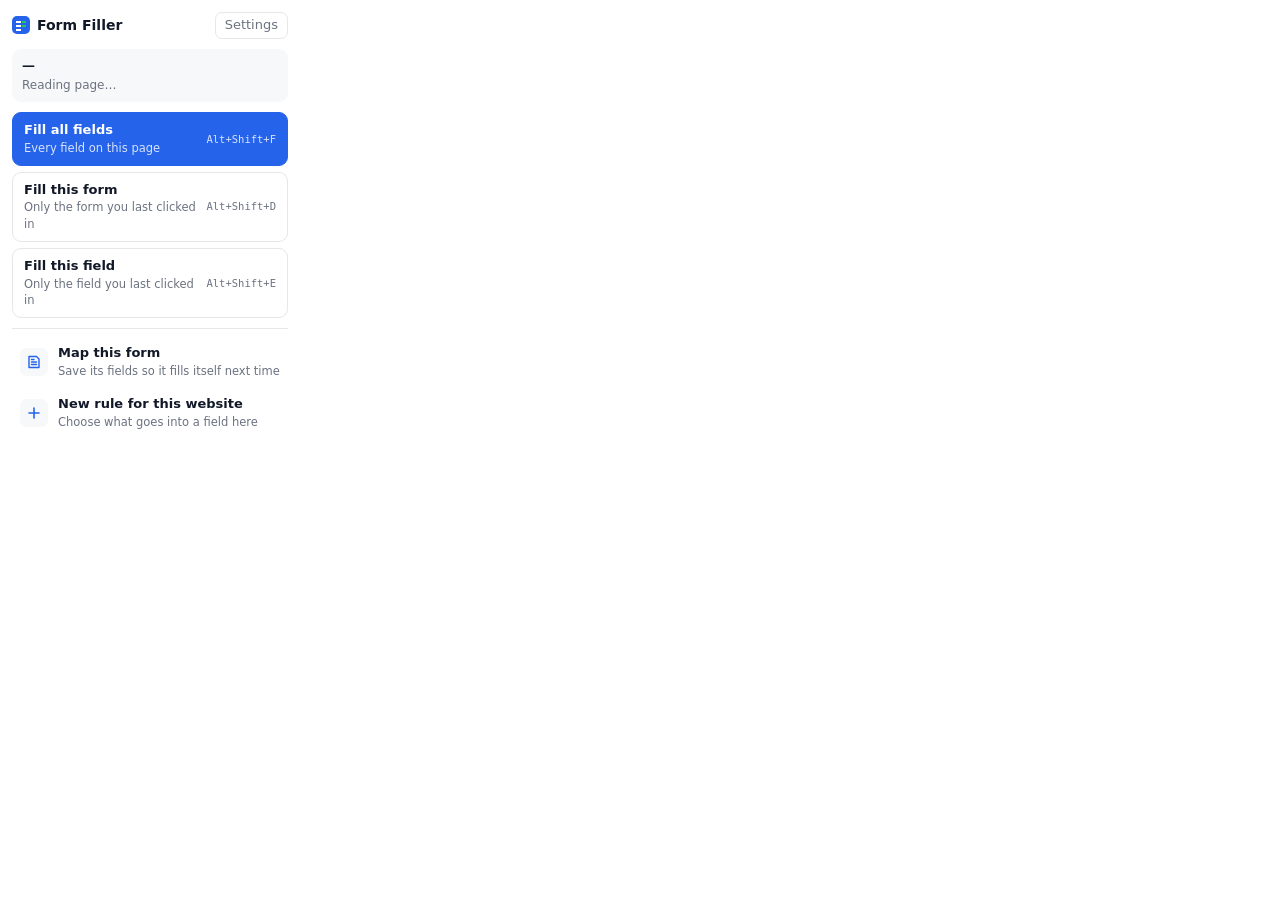
<file: src/popup/popup.html>
<!doctype html>
<html lang="en">
  <head>
    <meta charset="utf-8" />
    <title>Form Filler</title>
    <link rel="stylesheet" href="popup.css" />
  </head>
  <body>
    <header class="head">
      <div class="brand">
        <span class="logo" aria-hidden="true"></span>
        <h1>Form Filler</h1>
        <span class="version" id="version"></span>
      </div>
      <button id="openOptions" class="head-btn" type="button">Settings</button>
    </header>

    <section class="site" aria-live="polite">
      <div class="site-host" id="siteHost">&mdash;</div>
      <div class="site-meta" id="siteMeta">Reading page&hellip;</div>
    </section>

    <button class="saved" id="fillMapped" data-command="fill-mapped-forms" type="button" hidden>
      <span class="saved-kicker">Saved form on this page</span>
      <span class="saved-name" id="mappedName"></span>
      <span class="saved-cta">Fill it now</span>
    </button>

    <div class="actions">
      <button class="act primary" data-command="fill-all-fields" type="button">
        <span class="act-text">
          <span class="act-title">Fill all fields</span>
          <span class="act-desc">Every field on this page</span>
        </span>
        <kbd>Alt+Shift+F</kbd>
      </button>
      <button class="act" data-command="fill-this-form" type="button">
        <span class="act-text">
          <span class="act-title">Fill this form</span>
          <span class="act-desc">Only the form you last clicked in</span>
        </span>
        <kbd>Alt+Shift+D</kbd>
      </button>
      <button class="act" data-command="fill-this-input" type="button">
        <span class="act-text">
          <span class="act-title">Fill this field</span>
          <span class="act-desc">Only the field you last clicked in</span>
        </span>
        <kbd>Alt+Shift+E</kbd>
      </button>
    </div>

    <p class="result" id="status" role="status" hidden></p>

    <nav class="more" aria-label="More actions">
      <button class="more-btn" id="mapForm" type="button">
        <span class="more-icon" aria-hidden="true">
          <svg viewBox="0 0 16 16" width="16" height="16"><path d="M3 2.5h7.5L13 5v8.5H3z M5.5 8h5 M5.5 10.5h5 M5.5 5.5h2.5" fill="none" stroke="currentColor" stroke-width="1.4" stroke-linecap="round" stroke-linejoin="round"/></svg>
        </span>
        <span class="more-text">
          <span class="more-title">Map this form</span>
          <span class="more-desc">Save its fields so it fills itself next time</span>
        </span>
      </button>
      <button class="more-btn" id="addSiteRule" type="button">
        <span class="more-icon" aria-hidden="true">
          <svg viewBox="0 0 16 16" width="16" height="16"><path d="M8 3v10M3 8h10" fill="none" stroke="currentColor" stroke-width="1.6" stroke-linecap="round"/></svg>
        </span>
        <span class="more-text">
          <span class="more-title">New rule for this website</span>
          <span class="more-desc" id="addSiteRuleDesc">Choose what goes into a field here</span>
        </span>
      </button>
    </nav>

    <script src="../common/constants.js"></script>
    <script src="../common/regexgen.js"></script>
    <script src="../common/random.js"></script>
    <script src="../common/generator.js"></script>
    <script src="../common/matcher.js"></script>
    <script src="../common/formmap.js"></script>
    <script src="../common/storage.js"></script>
    <script src="popup.js"></script>
  </body>
</html>
</file>
<file: src/options/options.css>
:root {
  --bg: #f5f6f8;
  --surface: #ffffff;
  --surface-2: #f8f9fb;
  --fg: #111827;
  --fg-2: #374151;
  --muted: #6b7280;
  --line: #e3e6eb;
  --line-strong: #cdd2da;
  --accent: #2563eb;
  --accent-strong: #2563eb;
  --accent-soft: #eaf1fe;
  --accent-fg: #ffffff;
  --danger: #c81e1e;
  --danger-soft: #fdecec;
  --site: #6d28d9;
  --site-soft: #f1ebfe;
  --hover: #f1f3f6;
  --radius: 12px;
  --shadow: 0 1px 2px rgba(16, 24, 40, 0.05);
  color-scheme: light dark;
}

@media (prefers-color-scheme: dark) {
  :root {
    --bg: #0e131d;
    --surface: #161c28;
    --surface-2: #1a2130;
    --fg: #e9ecf2;
    --fg-2: #c9cfda;
    --muted: #97a2b5;
    --line: #283142;
    --line-strong: #3a4558;
    --accent: #6a9ef8;
    --accent-strong: #2d6bdc;
    --accent-soft: #1b2944;
    --danger: #f59a9a;
    --danger-soft: #3a1c1f;
    --site: #c0a8fc;
    --site-soft: #2a2144;
    --hover: #1f2736;
    --shadow: none;
  }
}

/* Author CSS that sets `display` otherwise wins over the `hidden` attribute. */
[hidden] {
  display: none !important;
}

* {
  box-sizing: border-box;
}

body {
  margin: 0;
  background: var(--bg);
  color: var(--fg);
  font: 14px/1.5 system-ui, -apple-system, "Segoe UI", Roboto, sans-serif;
}

button,
input,
select,
textarea {
  font: inherit;
  color: inherit;
}

:focus-visible {
  outline: 2px solid var(--accent);
  outline-offset: 2px;
}

main {
  max-width: 1080px;
  margin: 0 auto;
  padding: 24px 24px 96px;
}

h2,
h3,
h4 {
  margin: 0;
}

code {
  font: 12px/1.4 ui-monospace, SFMono-Regular, Menlo, monospace;
  background: var(--hover);
  padding: 1px 5px;
  border-radius: 4px;
}

ul,
ol {
  margin: 6px 0;
  padding-left: 20px;
}

li {
  margin: 4px 0;
}

/* -------------------------------------------------------------- topbar */
.topbar {
  position: sticky;
  top: 0;
  z-index: 20;
  display: flex;
  align-items: center;
  gap: 18px;
  padding: 10px 24px;
  background: var(--surface);
  border-bottom: 1px solid var(--line);
}

.brand {
  display: flex;
  align-items: center;
  gap: 8px;
}

.logo {
  width: 22px;
  height: 22px;
  border-radius: 6px;
  background:
    linear-gradient(#fff, #fff) 5px 6px / 6px 2px no-repeat,
    linear-gradient(#22c55e, #22c55e) 12px 6px / 5px 2px no-repeat,
    linear-gradient(#fff, #fff) 5px 10px / 6px 2px no-repeat,
    linear-gradient(#22c55e, #22c55e) 12px 10px / 5px 2px no-repeat,
    linear-gradient(#fff, #fff) 5px 14px / 6px 2px no-repeat,
    var(--accent-strong);
}

.brand h1 {
  font-size: 16px;
  font-weight: 650;
  margin: 0;
}

.version {
  color: var(--muted);
  font-size: 11.5px;
  font-variant-numeric: tabular-nums;
}

.tabs {
  display: flex;
  gap: 2px;
  margin-left: auto;
}

.tab {
  padding: 7px 14px;
  border: 0;
  border-radius: 8px;
  background: none;
  color: var(--muted);
  cursor: pointer;
}

.tab:hover {
  background: var(--hover);
  color: var(--fg);
}

.tab.is-active {
  background: var(--accent-soft);
  color: var(--accent);
  font-weight: 600;
}

.save-state {
  min-width: 120px;
  color: var(--muted);
  font-size: 12px;
  text-align: right;
  transition: opacity 0.3s;
}

.save-state.is-done {
  color: #15803d;
}

@media (prefers-color-scheme: dark) {
  .save-state.is-done {
    color: #5ad48a;
  }
}

/* -------------------------------------------------------------- panels */
.panel {
  display: none;
}

.panel.is-active {
  display: block;
}

.panel-head {
  margin-bottom: 16px;
}

.panel-head h2 {
  font-size: 20px;
  font-weight: 650;
}

.panel-head p {
  margin: 2px 0 0;
  color: var(--muted);
}

.grid {
  display: grid;
  grid-template-columns: repeat(auto-fit, minmax(330px, 1fr));
  gap: 16px;
  align-items: start;
}

.card {
  margin: 0 0 16px;
  padding: 16px 18px;
  border: 1px solid var(--line);
  border-radius: var(--radius);
  background: var(--surface);
  box-shadow: var(--shadow);
}

.grid > .card {
  margin: 0;
}

.card h3 {
  margin: 0 0 6px;
  font-size: 15px;
  font-weight: 650;
}

.card.highlight {
  border-color: color-mix(in srgb, var(--accent) 40%, var(--line));
  background: linear-gradient(var(--accent-soft), var(--accent-soft)) top / 100% 4px no-repeat, var(--surface);
}

.card.danger {
  border-color: color-mix(in srgb, var(--danger) 35%, var(--line));
}

fieldset.card {
  min-width: 0;
}

legend {
  padding: 0 6px;
  font-weight: 650;
  font-size: 14px;
}

.step-help,
.field-help {
  margin: 0 0 8px;
  color: var(--muted);
  font-size: 12.5px;
}

.field-help {
  margin: 2px 0 0;
}

.steps-list li {
  margin: 6px 0;
}

.button-row {
  display: flex;
  gap: 8px;
  margin-top: 10px;
}

/* ------------------------------------------------------------ controls */
.control {
  width: 100%;
  padding: 7px 10px;
  border: 1px solid var(--line-strong);
  border-radius: 8px;
  background: var(--surface);
}

.control:hover {
  border-color: color-mix(in srgb, var(--accent) 35%, var(--line-strong));
}

.control:focus {
  outline: 2px solid color-mix(in srgb, var(--accent) 55%, transparent);
  outline-offset: 0;
  border-color: var(--accent);
}

textarea.control {
  resize: vertical;
  font: 13px/1.5 ui-monospace, SFMono-Regular, Menlo, monospace;
}

.field {
  display: flex;
  flex-direction: column;
  gap: 5px;
  margin: 0 0 12px;
  min-width: 0;
}

.field.inline {
  flex-direction: row;
  align-items: center;
  gap: 8px;
  margin: 8px 0 0;
}

.field.inline .control {
  width: auto;
}

.label {
  color: var(--fg-2);
  font-size: 12.5px;
  font-weight: 600;
}

.check,
.radio {
  display: flex;
  align-items: flex-start;
  gap: 9px;
  margin: 0 0 10px;
  cursor: pointer;
}

.check input,
.radio input {
  flex-shrink: 0;
  width: 16px;
  height: 16px;
  margin: 2px 0 0;
  accent-color: var(--accent-strong);
}

.self-end {
  align-self: flex-end;
  margin-bottom: 20px;
}

.row {
  display: flex;
  gap: 12px;
  align-items: flex-start;
  flex-wrap: wrap;
}

.row > .field {
  flex: 1 1 140px;
}

.row > .field.grow,
.grow {
  flex: 3 1 240px;
}

.btn {
  display: inline-flex;
  align-items: center;
  gap: 6px;
  padding: 7px 14px;
  border: 1px solid var(--line-strong);
  border-radius: 8px;
  background: var(--surface);
  cursor: pointer;
  white-space: nowrap;
}

.btn:hover {
  background: var(--hover);
}

.btn.is-on {
  border-color: var(--accent);
  background: var(--accent-soft);
  color: var(--accent);
}

.btn.primary {
  border-color: var(--accent-strong);
  background: var(--accent-strong);
  color: var(--accent-fg);
  font-weight: 600;
}

.btn.primary:hover {
  filter: brightness(1.07);
}

.btn.danger {
  border-color: var(--danger);
  color: var(--danger);
}

.btn.danger:hover {
  background: var(--danger-soft);
}

.btn.small {
  padding: 4px 10px;
  font-size: 12.5px;
}

/* ------------------------------------------------------------- toolbar */
.toolbar {
  display: flex;
  gap: 8px;
  align-items: center;
  flex-wrap: wrap;
  margin-bottom: 10px;
}

.toolbar .control {
  width: auto;
}

.toolbar-gap {
  flex: 1;
}

.search {
  position: relative;
  flex: 0 1 280px;
  color: var(--muted);
}

.search svg {
  position: absolute;
  top: 50%;
  left: 10px;
  transform: translateY(-50%);
  pointer-events: none;
}

.search .control {
  width: 100%;
  padding-left: 32px;
}

.drawer {
  margin: 0 0 12px;
  padding: 14px 16px;
  border: 1px solid var(--line);
  border-radius: var(--radius);
  background: var(--surface-2);
}

.drawer-title {
  display: block;
  margin: 0 0 10px;
  color: var(--fg-2);
  font-size: 13px;
}

.drawer-row {
  display: flex;
  gap: 12px;
  align-items: center;
}

.drawer-result {
  flex-shrink: 0;
  color: var(--accent);
  font-weight: 600;
  font-size: 13px;
}

.drawer-note {
  margin: 10px 0 0;
  min-height: 1.5em;
  color: var(--fg-2);
  font-size: 13px;
}

.pack-grid {
  display: grid;
  grid-template-columns: repeat(auto-fit, minmax(230px, 1fr));
  gap: 10px;
}

.pack-card {
  display: flex;
  flex-direction: column;
  gap: 6px;
  padding: 12px 14px;
  border: 1px solid var(--line);
  border-radius: 10px;
  background: var(--surface);
}

.pack-top {
  display: flex;
  align-items: baseline;
  justify-content: space-between;
  gap: 8px;
}

.pack-name {
  font-weight: 650;
}

.pack-count {
  color: var(--muted);
  font-size: 12px;
  white-space: nowrap;
}

.pack-desc {
  flex: 1;
  margin: 0;
  color: var(--muted);
  font-size: 12.5px;
}

.pack-add {
  align-self: flex-start;
}

.list-meta {
  margin: 4px 2px 8px;
  color: var(--muted);
  font-size: 12.5px;
}

.empty {
  padding: 36px 24px;
  border: 1px dashed var(--line-strong);
  border-radius: var(--radius);
  color: var(--muted);
  text-align: center;
}

.empty h3 {
  margin-bottom: 8px;
  color: var(--fg);
  font-size: 15px;
}

.empty .steps-list {
  display: inline-block;
  max-width: 560px;
  margin: 0;
  text-align: left;
}

/* ---------------------------------------------------------- field cards */
.field-list {
  display: flex;
  flex-direction: column;
  gap: 8px;
}

.field-card {
  border: 1px solid var(--line);
  border-radius: var(--radius);
  background: var(--surface);
  box-shadow: var(--shadow);
  transition: border-color 0.15s, opacity 0.15s;
}

.field-card:hover {
  border-color: var(--line-strong);
}

.field-card.is-open {
  border-color: var(--accent);
}

.field-card.is-disabled .field-title {
  opacity: 0.55;
}

.field-card.drag-over {
  border-color: var(--accent);
  border-style: dashed;
}

.field-head {
  display: flex;
  align-items: center;
  gap: 10px;
  padding: 8px 10px 8px 12px;
}

.handle {
  color: var(--muted);
  cursor: grab;
  user-select: none;
}

.toggle {
  position: relative;
  display: inline-flex;
  flex-shrink: 0;
  cursor: pointer;
}

.toggle input {
  position: absolute;
  width: 1px;
  height: 1px;
  opacity: 0;
}

.toggle-track {
  position: relative;
  width: 34px;
  height: 20px;
  border-radius: 999px;
  background: var(--line-strong);
  transition: background 0.15s;
}

.toggle-thumb {
  position: absolute;
  top: 2px;
  left: 2px;
  width: 16px;
  height: 16px;
  border-radius: 50%;
  background: #fff;
  box-shadow: 0 1px 2px rgba(0, 0, 0, 0.25);
  transition: transform 0.15s;
}

.toggle input:checked + .toggle-track {
  background: var(--accent-strong);
}

.toggle input:checked + .toggle-track .toggle-thumb {
  transform: translateX(14px);
}

.toggle input:focus-visible + .toggle-track {
  outline: 2px solid var(--accent);
  outline-offset: 2px;
}

.field-title {
  display: flex;
  flex: 1;
  flex-direction: column;
  align-items: flex-start;
  gap: 1px;
  min-width: 0;
  padding: 3px 4px;
  border: 0;
  border-radius: 6px;
  background: none;
  text-align: left;
  cursor: pointer;
}

.title-line {
  display: flex;
  align-items: center;
  gap: 8px;
  max-width: 100%;
  min-width: 0;
}

.f-name {
  font-weight: 600;
  overflow: hidden;
  text-overflow: ellipsis;
  white-space: nowrap;
}

.f-summary {
  max-width: 100%;
  color: var(--muted);
  font-size: 12.5px;
  overflow: hidden;
  text-overflow: ellipsis;
  white-space: nowrap;
}

.badge {
  flex-shrink: 0;
  max-width: 320px;
  padding: 1px 8px;
  border-radius: 999px;
  background: var(--hover);
  color: var(--muted);
  font-size: 11.5px;
  overflow: hidden;
  text-overflow: ellipsis;
  white-space: nowrap;
}

.badge:empty {
  display: none;
}

.badge.site {
  background: var(--site-soft);
  color: var(--site);
}

.field-tools {
  display: flex;
  flex-shrink: 0;
  gap: 2px;
  opacity: 0.55;
  transition: opacity 0.15s;
}

.field-card:hover .field-tools,
.field-card:focus-within .field-tools,
.field-card.is-open .field-tools {
  opacity: 1;
}

.icon {
  display: grid;
  place-items: center;
  width: 32px;
  height: 32px;
  border: 0;
  border-radius: 7px;
  background: none;
  color: var(--muted);
  cursor: pointer;
}

.icon:hover {
  background: var(--hover);
  color: var(--fg);
}

.icon.danger:hover {
  background: var(--danger-soft);
  color: var(--danger);
}

.field-body {
  padding: 14px 18px 16px;
  border-top: 1px solid var(--line);
}

.step {
  padding: 14px 0 6px;
  border-top: 1px solid var(--line);
}

.step h4 {
  display: flex;
  align-items: center;
  gap: 8px;
  margin: 0 0 6px;
  font-size: 14px;
  font-weight: 650;
}

.step-n {
  display: inline-grid;
  place-items: center;
  width: 22px;
  height: 22px;
  border-radius: 50%;
  background: var(--accent-soft);
  color: var(--accent);
  font-size: 12px;
  font-weight: 700;
}

.choice-row {
  display: flex;
  gap: 20px;
  flex-wrap: wrap;
}

.chips {
  display: flex;
  flex-wrap: wrap;
  gap: 6px;
}

.chip {
  display: inline-flex;
  align-items: center;
  gap: 6px;
  padding: 4px 10px;
  border: 1px solid var(--line-strong);
  border-radius: 999px;
  font-size: 12.5px;
  cursor: pointer;
  user-select: none;
}

.chip input {
  margin: 0;
  accent-color: var(--accent-strong);
}

.chip.is-on {
  border-color: var(--accent);
  background: var(--accent-soft);
}

.type-options:not(:empty) {
  margin: 0 0 10px;
  padding: 12px 14px 2px;
  border-radius: 10px;
  background: var(--surface-2);
}

details.advanced,
details.more-options {
  margin-top: 12px;
}

details.advanced {
  padding-top: 12px;
  border-top: 1px solid var(--line);
}

details > summary {
  list-style: none;
  cursor: pointer;
  user-select: none;
}

details > summary::-webkit-details-marker {
  display: none;
}

details.advanced > summary,
details.more-options > summary,
details.mini-more > summary {
  display: inline-flex;
  align-items: center;
  gap: 6px;
  color: var(--accent);
  font-size: 13px;
  font-weight: 600;
}

details.advanced > summary::before,
details.more-options > summary::before,
details.mini-more > summary::before {
  content: "";
  width: 6px;
  height: 6px;
  border-right: 1.6px solid currentColor;
  border-bottom: 1.6px solid currentColor;
  transform: rotate(-45deg);
  transition: transform 0.15s;
}

details[open] > summary::before {
  transform: rotate(45deg) !important;
}

details.advanced[open] > summary,
details.more-options[open] > summary {
  margin-bottom: 12px;
}

details.more-options {
  margin: 0 0 10px;
}

.preview-row {
  display: flex;
  align-items: center;
  gap: 10px;
  flex-wrap: wrap;
  margin-top: 4px;
}

.preview-out {
  flex: 1;
  min-width: 200px;
  color: var(--fg-2);
  font-size: 13px;
  overflow: hidden;
  text-overflow: ellipsis;
  white-space: nowrap;
}

.import-status {
  min-height: 18px;
  margin: 8px 0 0;
  color: var(--fg-2);
  font-size: 13px;
}

/* ---------------------------------------------------- form map entries */
.table-wrap {
  margin: 8px 0 12px;
  border: 1px solid var(--line);
  border-radius: 10px;
  overflow-x: auto;
}

.entries {
  width: 100%;
  min-width: 820px;
  border-collapse: collapse;
  table-layout: fixed;
  font-size: 13px;
}

.entries th {
  padding: 8px 10px;
  border-bottom: 1px solid var(--line);
  background: var(--surface-2);
  color: var(--fg-2);
  font-size: 12px;
  font-weight: 600;
  text-align: left;
  white-space: nowrap;
}

.entries td {
  padding: 8px 10px;
  border-bottom: 1px solid var(--line);
  vertical-align: top;
}

.entries tr:last-child td {
  border-bottom: 0;
}

.entries tr.is-off td:not(:first-child) {
  opacity: 0.45;
}

.entries td:first-child input {
  width: 16px;
  height: 16px;
  margin-top: 6px;
  accent-color: var(--accent-strong);
}

.col-on {
  width: 5%;
}

.col-field {
  width: 29%;
}

.col-type {
  width: 21%;
}

.col-opts {
  width: 45%;
}

.entry-label {
  display: block;
  max-width: 260px;
  font-weight: 600;
  overflow: hidden;
  text-overflow: ellipsis;
  white-space: nowrap;
}

.entry-meta {
  display: block;
  max-width: 260px;
  color: var(--muted);
  font-size: 11.5px;
  overflow: hidden;
  text-overflow: ellipsis;
  white-space: nowrap;
}

.entries .control {
  padding: 5px 8px;
  font-size: 13px;
}

.entries td > select.control {
  min-width: 170px;
}

.entry-opts {
  display: flex;
  flex-wrap: wrap;
  gap: 6px 12px;
  align-items: center;
}

.entry-note {
  display: inline-block;
  padding-top: 5px;
  color: var(--muted);
  font-size: 12.5px;
}

.mini {
  display: inline-flex;
  align-items: center;
  gap: 6px;
  min-width: 0;
}

.mini.wide {
  flex: 1 1 100%;
}

.mini-label {
  flex-shrink: 0;
  color: var(--muted);
  font-size: 12px;
}

.mini .control {
  width: 110px;
}

.mini.wide .control {
  flex: 1;
  width: auto;
  min-width: 0;
  max-width: 320px;
}

.mini select.control {
  width: auto;
}

details.mini-more {
  flex-basis: 100%;
}

details.mini-more > summary {
  font-size: 12px;
}

details.mini-more[open] > summary {
  margin-bottom: 6px;
}

/* --------------------------------------------------------------- toast */
.toast {
  position: fixed;
  left: 50%;
  bottom: 24px;
  z-index: 50;
  display: flex;
  align-items: center;
  gap: 14px;
  max-width: calc(100vw - 32px);
  padding: 10px 10px 10px 16px;
  border-radius: 10px;
  background: #111827;
  color: #f9fafb;
  box-shadow: 0 10px 30px rgba(0, 0, 0, 0.25);
  font-size: 13.5px;
  transform: translateX(-50%);
}

@media (prefers-color-scheme: dark) {
  .toast {
    background: #eef1f6;
    color: #111827;
  }
}

.toast-btn {
  padding: 4px 10px;
  border: 0;
  border-radius: 6px;
  background: rgba(255, 255, 255, 0.12);
  color: #93c5fd;
  font-weight: 650;
  cursor: pointer;
}

@media (prefers-color-scheme: dark) {
  .toast-btn {
    background: rgba(0, 0, 0, 0.08);
    color: #1d4ed8;
  }
}

/* Date pickers need room for "mm/dd/yyyy" and the calendar button. */
.mini input[type="date"].control {
  width: 150px;
}

/* Settings cards differ a lot in height; flow them into columns so a tall
   card does not leave a gap under its shorter neighbours. */
#panel-general .grid {
  display: block;
  columns: 330px 3;
  column-gap: 16px;
}

#panel-general .grid > .card {
  display: inline-block;
  width: 100%;
  margin: 0 0 16px;
  break-inside: avoid;
}

@media (max-width: 760px) {
  .topbar {
    flex-wrap: wrap;
  }

  .tabs {
    order: 3;
    width: 100%;
    margin-left: 0;
    overflow-x: auto;
  }

  .toolbar-gap {
    display: none;
  }
}
</file>
<file: src/popup/popup.css>
:root {
  --bg: #ffffff;
  --surface-2: #f7f8fa;
  --fg: #111827;
  --muted: #6b7280;
  --line: #e5e7eb;
  --accent: #2563eb;
  --accent-strong: #2563eb;
  --accent-soft: #eaf1fe;
  --accent-fg: #ffffff;
  --success: #15803d;
  --success-soft: #eaf7ee;
  --danger: #b91c1c;
  --danger-soft: #fdecec;
  --hover: #f3f4f6;
  color-scheme: light dark;
}

@media (prefers-color-scheme: dark) {
  :root {
    --bg: #121826;
    --surface-2: #192131;
    --fg: #eef1f6;
    --muted: #9aa5b8;
    --line: #2b3446;
    --accent: #6a9ef8;
    --accent-strong: #2d6bdc;
    --accent-soft: #1b2944;
    --success: #5ad48a;
    --success-soft: #16301f;
    --danger: #f59a9a;
    --danger-soft: #3a1c1f;
    --hover: #1e2737;
  }
}

[hidden] {
  display: none !important;
}

* {
  box-sizing: border-box;
}

body {
  width: 300px;
  margin: 0;
  padding: 12px;
  background: var(--bg);
  color: var(--fg);
  font: 13px/1.45 system-ui, -apple-system, "Segoe UI", sans-serif;
}

button {
  font: inherit;
  color: inherit;
}

button:focus-visible {
  outline: 2px solid var(--accent);
  outline-offset: 2px;
}

/* -------------------------------------------------------------- header */
.head {
  display: flex;
  align-items: center;
  justify-content: space-between;
  gap: 8px;
}

.brand {
  display: flex;
  align-items: center;
  gap: 7px;
}

.logo {
  width: 18px;
  height: 18px;
  border-radius: 5px;
  background:
    linear-gradient(#fff, #fff) 4px 5px / 5px 2px no-repeat,
    linear-gradient(#22c55e, #22c55e) 10px 5px / 4px 2px no-repeat,
    linear-gradient(#fff, #fff) 4px 9px / 5px 2px no-repeat,
    linear-gradient(#22c55e, #22c55e) 10px 9px / 4px 2px no-repeat,
    linear-gradient(#fff, #fff) 4px 13px / 5px 2px no-repeat,
    var(--accent-strong);
}

.brand h1 {
  margin: 0;
  font-size: 14px;
  font-weight: 650;
}

.version {
  color: var(--muted);
  font-size: 11px;
  font-variant-numeric: tabular-nums;
}

.head-btn {
  border: 1px solid var(--line);
  background: none;
  border-radius: 7px;
  padding: 3px 9px;
  cursor: pointer;
  color: var(--muted);
}

.head-btn:hover {
  background: var(--hover);
  color: var(--fg);
}

/* ---------------------------------------------------------------- site */
.site {
  margin: 10px 0;
  padding: 8px 10px;
  border-radius: 9px;
  background: var(--surface-2);
}

.site-host {
  font-weight: 600;
  overflow: hidden;
  text-overflow: ellipsis;
  white-space: nowrap;
}

.site-meta {
  margin-top: 1px;
  color: var(--muted);
  font-size: 12px;
}

/* ------------------------------------------------ saved form map card */
.saved {
  display: grid;
  width: 100%;
  margin: 0 0 8px;
  padding: 10px 12px;
  border: 1px solid color-mix(in srgb, var(--accent) 45%, var(--line));
  border-radius: 10px;
  background: var(--accent-soft);
  text-align: left;
  cursor: pointer;
}

.saved:hover {
  border-color: var(--accent);
}

.saved-kicker {
  color: var(--accent);
  font-size: 11px;
  font-weight: 600;
  text-transform: uppercase;
  letter-spacing: 0.04em;
}

.saved-name {
  margin: 2px 0 6px;
  font-weight: 600;
  overflow: hidden;
  text-overflow: ellipsis;
  white-space: nowrap;
}

.saved-cta {
  justify-self: start;
  padding: 4px 10px;
  border-radius: 6px;
  background: var(--accent-strong);
  color: var(--accent-fg);
  font-size: 12px;
  font-weight: 600;
}

/* ------------------------------------------------------------- actions */
.actions {
  display: grid;
  gap: 6px;
}

.act {
  display: flex;
  align-items: center;
  justify-content: space-between;
  gap: 8px;
  width: 100%;
  padding: 8px 11px;
  border: 1px solid var(--line);
  border-radius: 9px;
  background: transparent;
  text-align: left;
  cursor: pointer;
}

.act:hover {
  background: var(--hover);
}

.act-text {
  display: grid;
  min-width: 0;
}

.act-title {
  font-weight: 600;
}

.act-desc {
  color: var(--muted);
  font-size: 11.5px;
}

.act.primary {
  border-color: var(--accent-strong);
  background: var(--accent-strong);
  color: var(--accent-fg);
}

.act.primary .act-desc,
.act.primary kbd {
  color: rgba(255, 255, 255, 0.82);
}

.act.primary:hover {
  filter: brightness(1.07);
}

.act:disabled,
.saved:disabled,
.more-btn:disabled {
  opacity: 0.5;
  cursor: not-allowed;
  filter: none;
}

kbd {
  flex-shrink: 0;
  color: var(--muted);
  font: 10.5px/1 ui-monospace, SFMono-Regular, Menlo, monospace;
  white-space: nowrap;
}

/* -------------------------------------------------------------- result */
.result {
  margin: 8px 0 0;
  padding: 7px 10px;
  border-radius: 8px;
  background: var(--surface-2);
  color: var(--fg);
  font-size: 12.5px;
}

.result[data-tone="success"] {
  background: var(--success-soft);
  color: var(--success);
  font-weight: 600;
}

.result[data-tone="error"] {
  background: var(--danger-soft);
  color: var(--danger);
}

.result[data-tone="busy"] {
  color: var(--muted);
}

/* ---------------------------------------------------------------- more */
.more {
  display: grid;
  gap: 2px;
  margin-top: 10px;
  padding-top: 8px;
  border-top: 1px solid var(--line);
}

.more-btn {
  display: flex;
  align-items: center;
  gap: 10px;
  width: 100%;
  padding: 7px 8px;
  border: 0;
  border-radius: 8px;
  background: none;
  text-align: left;
  cursor: pointer;
}

.more-btn:hover {
  background: var(--hover);
}

.more-icon {
  display: grid;
  place-items: center;
  flex-shrink: 0;
  width: 28px;
  height: 28px;
  border-radius: 7px;
  background: var(--surface-2);
  color: var(--accent);
}

.more-text {
  display: grid;
  min-width: 0;
}

.more-title {
  font-weight: 600;
}

.more-desc {
  color: var(--muted);
  font-size: 11.5px;
  overflow: hidden;
  text-overflow: ellipsis;
  white-space: nowrap;
}
</file>
